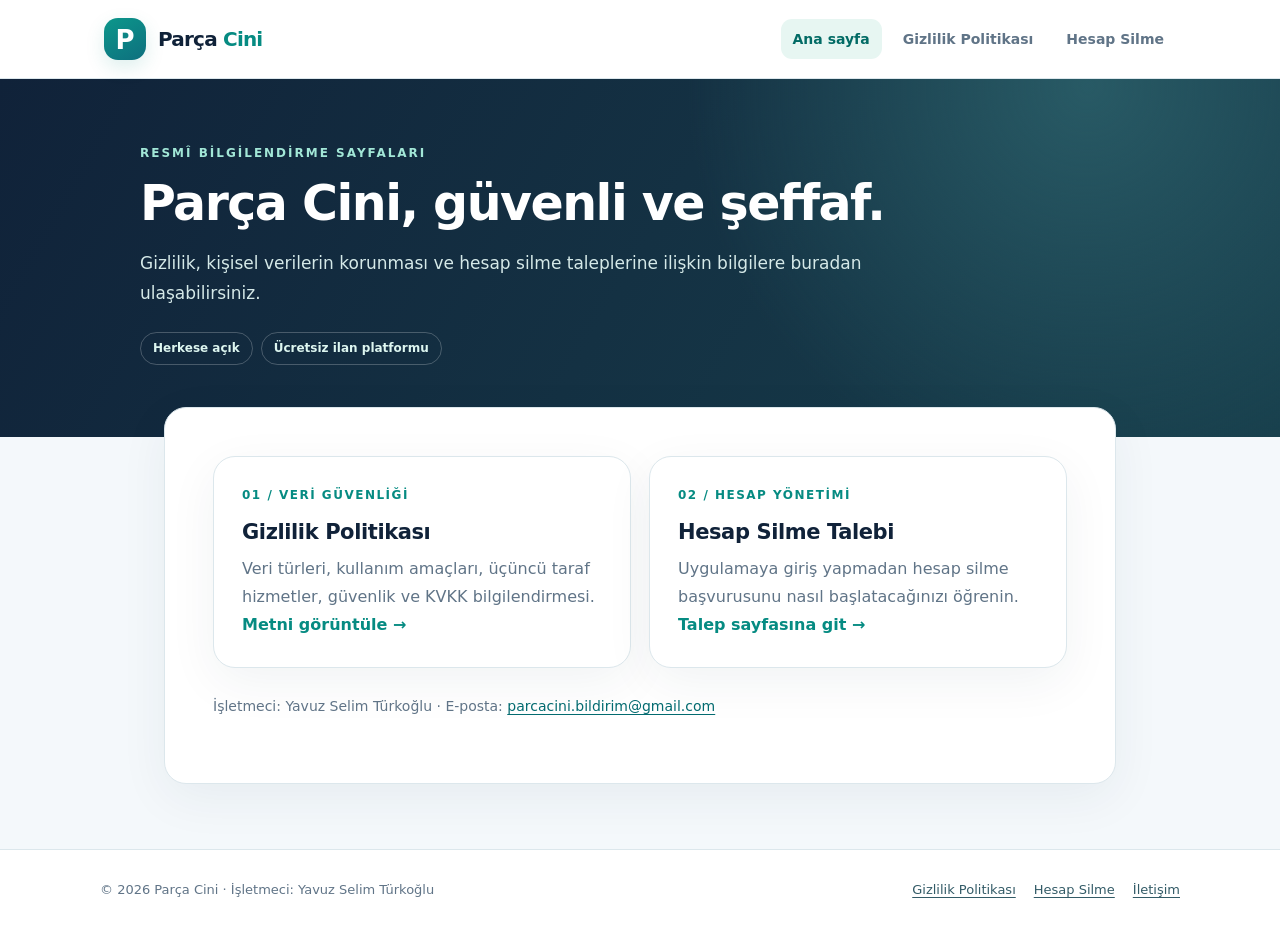
<file: index.html>
<!DOCTYPE html>
<html lang="tr"><head><meta charset="UTF-8"/><meta name="viewport" content="width=device-width, initial-scale=1"/><meta name="theme-color" content="#102239"/><meta name="description" content="Parça Cini resmi gizlilik politikası ve hesap silme talebi bağlantıları."/><title>Bilgilendirme | Parça Cini</title><link rel="stylesheet" href="style.css"/></head>
<body><header class="header"><div class="header-inner"><a class="brand" href="index.html" aria-label="Parça Cini ana sayfa"><span class="brand-badge" aria-hidden="true">P</span><span class="brand-text">Parça <span>Cini</span></span></a><nav class="nav" aria-label="Ana menü"><a href="index.html" aria-current="page">Ana sayfa</a><a href="gizlilik-politikasi.html" >Gizlilik Politikası</a><a href="hesap-silme.html" >Hesap Silme</a></nav></div></header><section class="hero"><div class="hero-inner"><div class="eyebrow">Resmî bilgilendirme sayfaları</div><h1>Parça Cini, güvenli ve şeffaf.</h1><p>Gizlilik, kişisel verilerin korunması ve hesap silme taleplerine ilişkin bilgilere buradan ulaşabilirsiniz.</p><div class="meta"><span class="pill">Herkese açık</span><span class="pill">Ücretsiz ilan platformu</span></div></div></section><main class="layout single"><article class="paper content"><div class="tiles"><a class="tile" href="gizlilik-politikasi.html"><div class="section-label">01 / Veri güvenliği</div><h2>Gizlilik Politikası</h2><p>Veri türleri, kullanım amaçları, üçüncü taraf hizmetler, güvenlik ve KVKK bilgilendirmesi.</p><p class="arrow">Metni görüntüle →</p></a><a class="tile" href="hesap-silme.html"><div class="section-label">02 / Hesap yönetimi</div><h2>Hesap Silme Talebi</h2><p>Uygulamaya giriş yapmadan hesap silme başvurusunu nasıl başlatacağınızı öğrenin.</p><p class="arrow">Talep sayfasına git →</p></a></div><p class="small" style="margin-top:26px">İşletmeci: Yavuz Selim Türkoğlu · E-posta: <a href="mailto:parcacini.bildirim@gmail.com">parcacini.bildirim@gmail.com</a></p></article></main><footer class="footer"><div class="footer-inner"><p>© 2026 Parça Cini · İşletmeci: Yavuz Selim Türkoğlu</p><div class="footer-links"><a href="gizlilik-politikasi.html">Gizlilik Politikası</a><a href="hesap-silme.html">Hesap Silme</a><a href="mailto:parcacini.bildirim@gmail.com">İletişim</a></div></div></footer></body></html>
</file>
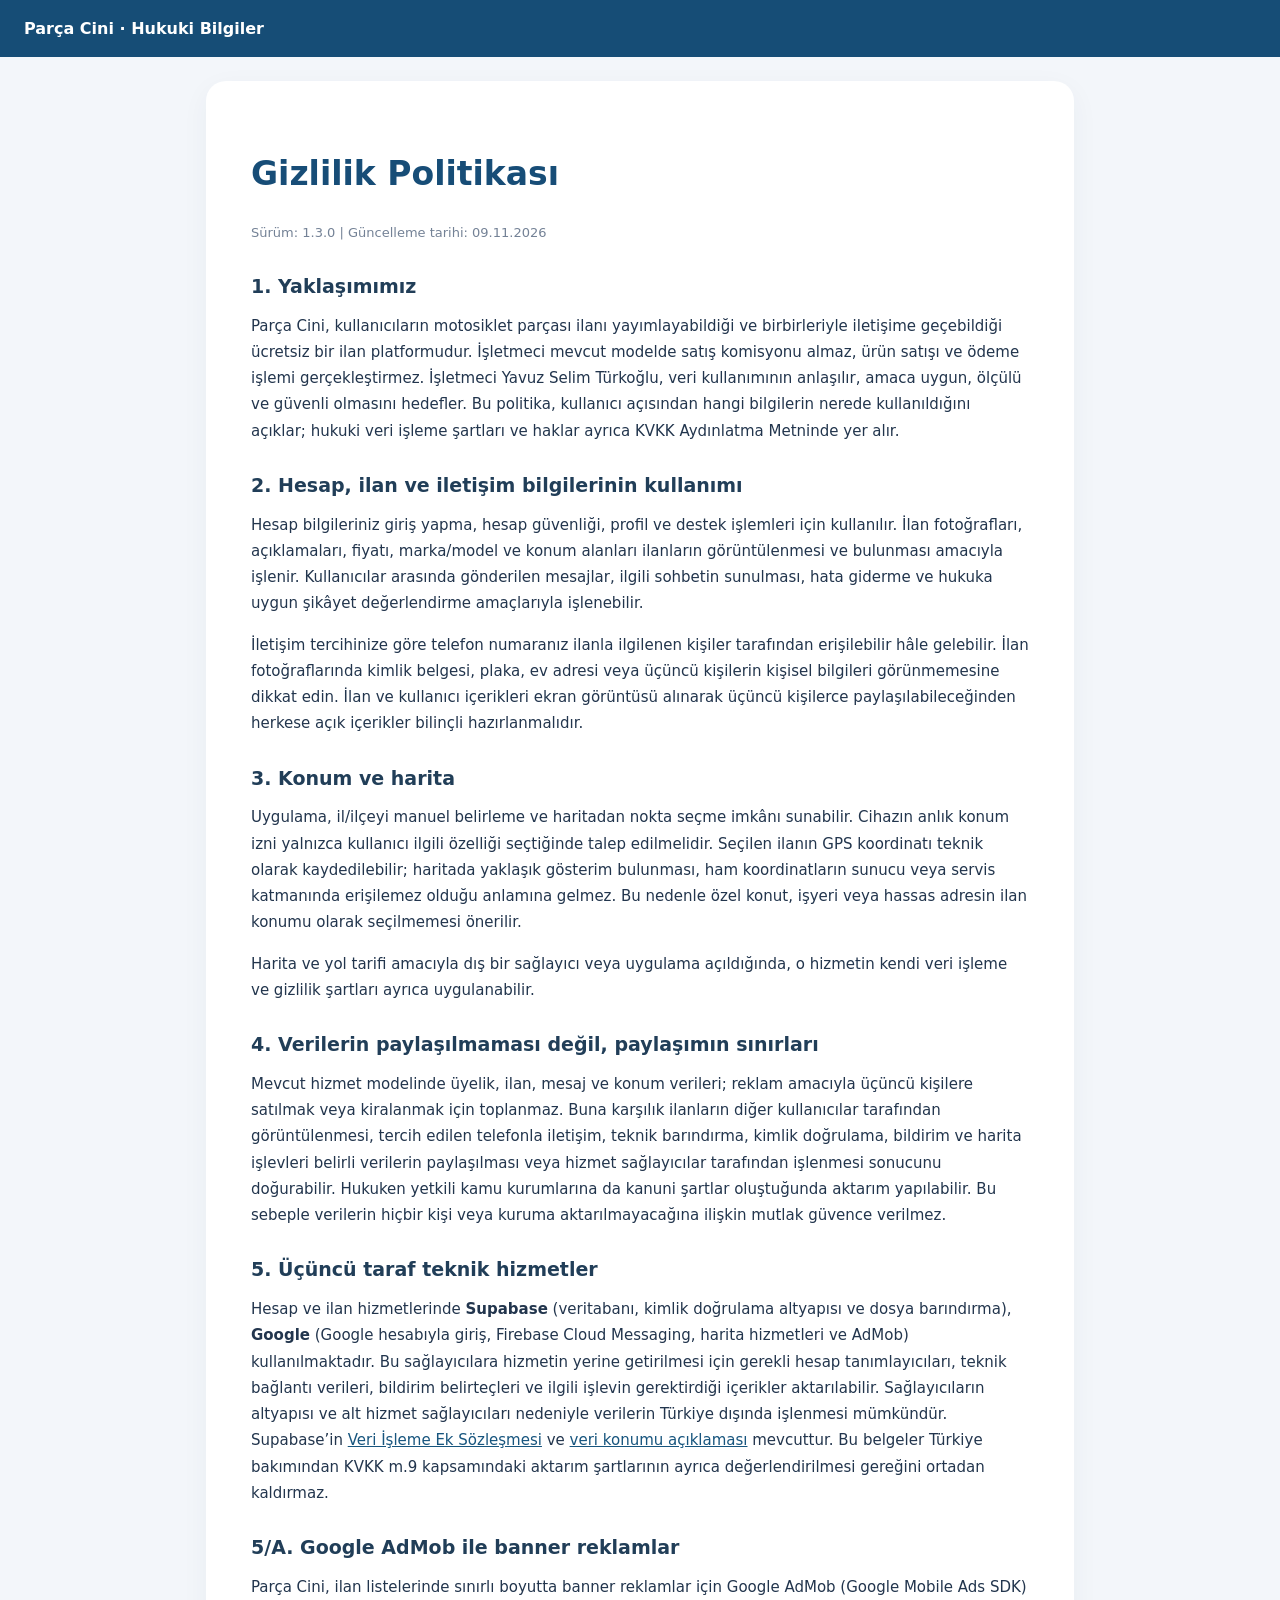
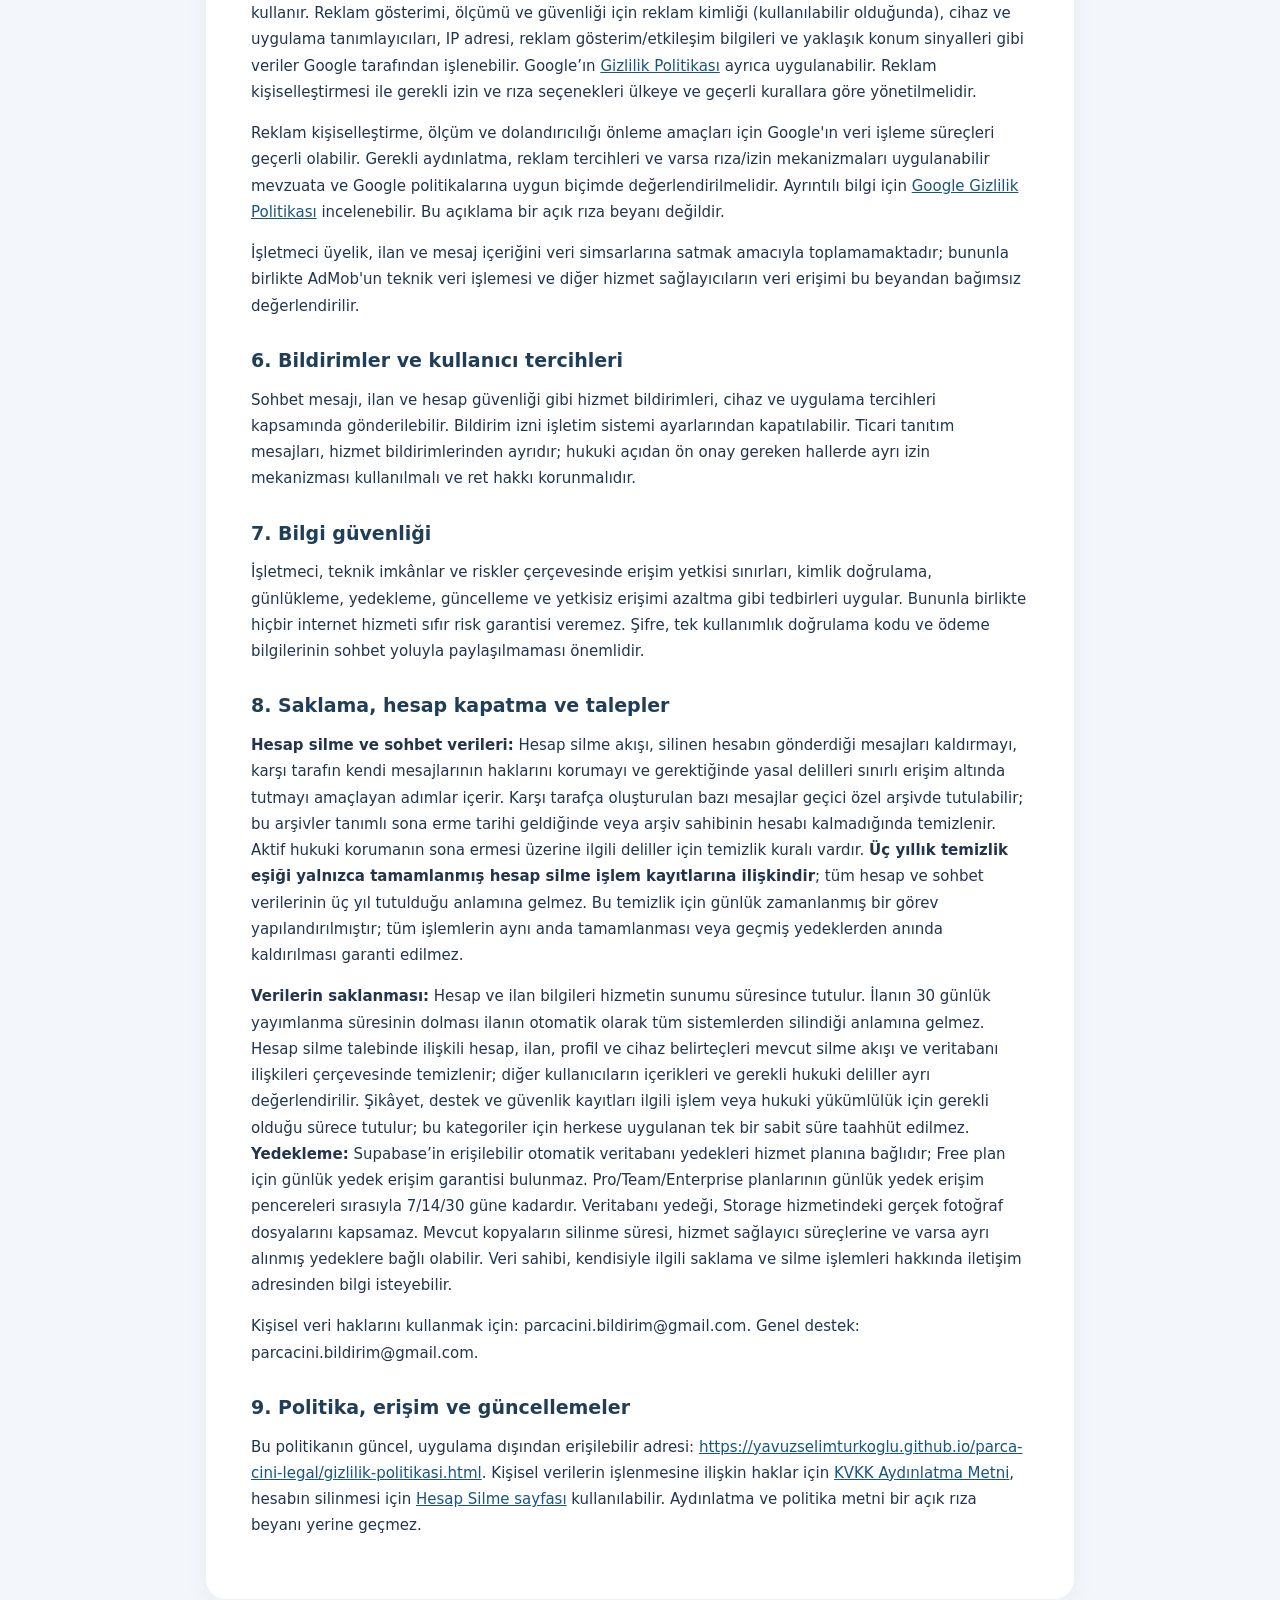
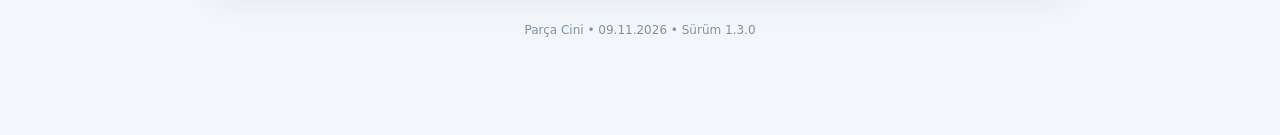
<file: gizlilik-politikasi.html>
<!DOCTYPE html>
<html lang="tr"><head><meta charset="utf-8"/><meta content="width=device-width,initial-scale=1" name="viewport"/><meta content="index,follow" name="robots"/><title>Gizlilik Politikası | Parça Cini</title><style>
:root{font-family:system-ui,-apple-system,'Segoe UI',Roboto,sans-serif;color:#22354d;background:#f3f6fa}
*{box-sizing:border-box}body{margin:0}a{color:#17557e}nav{background:#164d76;color:#fff;padding:19px 24px;font-weight:750}
nav a{color:#fff;text-decoration:none}.container{max-width:900px;margin:24px auto;padding:0 16px 50px}
article{background:white;padding:clamp(20px,4vw,45px);border-radius:20px;box-shadow:0 8px 28px #213e5b0c}
h1{font-size:clamp(23px,3vw,33px);color:#174d77;line-height:1.25}h2{font-size:19px;margin-top:30px;color:#213e58}
p,li{font-size:15px;line-height:1.75}li{margin-bottom:8px}ul{padding-left:23px}.meta{color:#748296;font-size:13px}
.alert{background:#fff3d2;border:1px solid #edcb70;border-radius:12px;padding:14px;margin-bottom:20px;font-size:13px;color:#735212;line-height:1.55}
.field{color:#8f3f00;background:#ffebbe;border-radius:4px;padding:1px 4px;font-family:ui-monospace,monospace;overflow-wrap:anywhere}
.action{display:inline-block;background:#155e91;color:#fff;text-decoration:none;padding:13px 17px;border-radius:9px;margin:6px 0}
footer{padding:24px 0;color:#8191a4;text-align:center;font-size:12px}.cards{display:grid;grid-template-columns:repeat(auto-fit,minmax(230px,1fr));gap:12px}.card{background:#fff;padding:20px;border-radius:12px;text-decoration:none;font-weight:700;color:#245778;box-shadow:0 5px 14px #142f470d}
</style></head><body><nav><a href="index.html">Parça Cini · Hukuki Bilgiler</a></nav><main class="container"><article><h1>Gizlilik Politikası</h1>
<p class="meta">Sürüm: 1.3.0 | Güncelleme tarihi: 09.11.2026</p>
<h2>1. Yaklaşımımız</h2>
<p>Parça Cini, kullanıcıların motosiklet parçası ilanı yayımlayabildiği ve birbirleriyle iletişime geçebildiği ücretsiz bir ilan platformudur. İşletmeci mevcut modelde satış komisyonu almaz, ürün satışı ve ödeme işlemi gerçekleştirmez. İşletmeci Yavuz Selim Türkoğlu, veri kullanımının anlaşılır, amaca uygun, ölçülü ve güvenli olmasını hedefler. Bu politika, kullanıcı açısından hangi bilgilerin nerede kullanıldığını açıklar; hukuki veri işleme şartları ve haklar ayrıca KVKK Aydınlatma Metninde yer alır.</p>
<h2>2. Hesap, ilan ve iletişim bilgilerinin kullanımı</h2>
<p>Hesap bilgileriniz giriş yapma, hesap güvenliği, profil ve destek işlemleri için kullanılır. İlan fotoğrafları, açıklamaları, fiyatı, marka/model ve konum alanları ilanların görüntülenmesi ve bulunması amacıyla işlenir. Kullanıcılar arasında gönderilen mesajlar, ilgili sohbetin sunulması, hata giderme ve hukuka uygun şikâyet değerlendirme amaçlarıyla işlenebilir.</p>
<p>İletişim tercihinize göre telefon numaranız ilanla ilgilenen kişiler tarafından erişilebilir hâle gelebilir. İlan fotoğraflarında kimlik belgesi, plaka, ev adresi veya üçüncü kişilerin kişisel bilgileri görünmemesine dikkat edin. İlan ve kullanıcı içerikleri ekran görüntüsü alınarak üçüncü kişilerce paylaşılabileceğinden herkese açık içerikler bilinçli hazırlanmalıdır.</p>
<h2>3. Konum ve harita</h2>
<p>Uygulama, il/ilçeyi manuel belirleme ve haritadan nokta seçme imkânı sunabilir. Cihazın anlık konum izni yalnızca kullanıcı ilgili özelliği seçtiğinde talep edilmelidir. Seçilen ilanın GPS koordinatı teknik olarak kaydedilebilir; haritada yaklaşık gösterim bulunması, ham koordinatların sunucu veya servis katmanında erişilemez olduğu anlamına gelmez. Bu nedenle özel konut, işyeri veya hassas adresin ilan konumu olarak seçilmemesi önerilir.</p>
<p>Harita ve yol tarifi amacıyla dış bir sağlayıcı veya uygulama açıldığında, o hizmetin kendi veri işleme ve gizlilik şartları ayrıca uygulanabilir.</p>
<h2>4. Verilerin paylaşılmaması değil, paylaşımın sınırları</h2>
<p>Mevcut hizmet modelinde üyelik, ilan, mesaj ve konum verileri; reklam amacıyla üçüncü kişilere satılmak veya kiralanmak için toplanmaz. Buna karşılık ilanların diğer kullanıcılar tarafından görüntülenmesi, tercih edilen telefonla iletişim, teknik barındırma, kimlik doğrulama, bildirim ve harita işlevleri belirli verilerin paylaşılması veya hizmet sağlayıcılar tarafından işlenmesi sonucunu doğurabilir. Hukuken yetkili kamu kurumlarına da kanuni şartlar oluştuğunda aktarım yapılabilir. Bu sebeple verilerin hiçbir kişi veya kuruma aktarılmayacağına ilişkin mutlak güvence verilmez.</p>
<h2>5. Üçüncü taraf teknik hizmetler</h2>
<p>Hesap ve ilan hizmetlerinde <strong>Supabase</strong> (veritabanı, kimlik doğrulama altyapısı ve dosya barındırma), <strong>Google</strong> (Google hesabıyla giriş, Firebase Cloud Messaging, harita hizmetleri ve AdMob) kullanılmaktadır. Bu sağlayıcılara hizmetin yerine getirilmesi için gerekli hesap tanımlayıcıları, teknik bağlantı verileri, bildirim belirteçleri ve ilgili işlevin gerektirdiği içerikler aktarılabilir. Sağlayıcıların altyapısı ve alt hizmet sağlayıcıları nedeniyle verilerin Türkiye dışında işlenmesi mümkündür. Supabase’in <a href="https://supabase.com/legal/customer-resources/data-processing-addendum" rel="noopener noreferrer">Veri İşleme Ek Sözleşmesi</a> ve <a href="https://supabase.com/legal/privacy-resources/data-residency-and-transfers-faq" rel="noopener noreferrer">veri konumu açıklaması</a> mevcuttur. Bu belgeler Türkiye bakımından KVKK m.9 kapsamındaki aktarım şartlarının ayrıca değerlendirilmesi gereğini ortadan kaldırmaz.</p>
<h2>5/A. Google AdMob ile banner reklamlar</h2>
<p>Parça Cini, ilan listelerinde sınırlı boyutta banner reklamlar için Google AdMob (Google Mobile Ads SDK) kullanır. Reklam gösterimi, ölçümü ve güvenliği için reklam kimliği (kullanılabilir olduğunda), cihaz ve uygulama tanımlayıcıları, IP adresi, reklam gösterim/etkileşim bilgileri ve yaklaşık konum sinyalleri gibi veriler Google tarafından işlenebilir. Google’ın <a href="https://policies.google.com/privacy" rel="noopener noreferrer">Gizlilik Politikası</a> ayrıca uygulanabilir. Reklam kişiselleştirmesi ile gerekli izin ve rıza seçenekleri ülkeye ve geçerli kurallara göre yönetilmelidir.</p>
<p>Reklam kişiselleştirme, ölçüm ve dolandırıcılığı önleme amaçları için Google'ın veri işleme süreçleri geçerli olabilir. Gerekli aydınlatma, reklam tercihleri ve varsa rıza/izin mekanizmaları uygulanabilir mevzuata ve Google politikalarına uygun biçimde değerlendirilmelidir. Ayrıntılı bilgi için <a href="https://policies.google.com/privacy" rel="noopener noreferrer">Google Gizlilik Politikası</a> incelenebilir. Bu açıklama bir açık rıza beyanı değildir.</p>
<p>İşletmeci üyelik, ilan ve mesaj içeriğini veri simsarlarına satmak amacıyla toplamamaktadır; bununla birlikte AdMob'un teknik veri işlemesi ve diğer hizmet sağlayıcıların veri erişimi bu beyandan bağımsız değerlendirilir.</p>
<h2>6. Bildirimler ve kullanıcı tercihleri</h2>
<p>Sohbet mesajı, ilan ve hesap güvenliği gibi hizmet bildirimleri, cihaz ve uygulama tercihleri kapsamında gönderilebilir. Bildirim izni işletim sistemi ayarlarından kapatılabilir. Ticari tanıtım mesajları, hizmet bildirimlerinden ayrıdır; hukuki açıdan ön onay gereken hallerde ayrı izin mekanizması kullanılmalı ve ret hakkı korunmalıdır.</p>
<h2>7. Bilgi güvenliği</h2>
<p>İşletmeci, teknik imkânlar ve riskler çerçevesinde erişim yetkisi sınırları, kimlik doğrulama, günlükleme, yedekleme, güncelleme ve yetkisiz erişimi azaltma gibi tedbirleri uygular. Bununla birlikte hiçbir internet hizmeti sıfır risk garantisi veremez. Şifre, tek kullanımlık doğrulama kodu ve ödeme bilgilerinin sohbet yoluyla paylaşılmaması önemlidir.</p>
<h2>8. Saklama, hesap kapatma ve talepler</h2><p><strong>Hesap silme ve sohbet verileri:</strong> Hesap silme akışı, silinen hesabın gönderdiği mesajları kaldırmayı, karşı tarafın kendi mesajlarının haklarını korumayı ve gerektiğinde yasal delilleri sınırlı erişim altında tutmayı amaçlayan adımlar içerir. Karşı tarafça oluşturulan bazı mesajlar geçici özel arşivde tutulabilir; bu arşivler tanımlı sona erme tarihi geldiğinde veya arşiv sahibinin hesabı kalmadığında temizlenir. Aktif hukuki korumanın sona ermesi üzerine ilgili deliller için temizlik kuralı vardır. <strong>Üç yıllık temizlik eşiği yalnızca tamamlanmış hesap silme işlem kayıtlarına ilişkindir</strong>; tüm hesap ve sohbet verilerinin üç yıl tutulduğu anlamına gelmez. Bu temizlik için günlük zamanlanmış bir görev yapılandırılmıştır; tüm işlemlerin aynı anda tamamlanması veya geçmiş yedeklerden anında kaldırılması garanti edilmez.</p>
<p><strong>Verilerin saklanması:</strong> Hesap ve ilan bilgileri hizmetin sunumu süresince tutulur. İlanın 30 günlük yayımlanma süresinin dolması ilanın otomatik olarak tüm sistemlerden silindiği anlamına gelmez. Hesap silme talebinde ilişkili hesap, ilan, profil ve cihaz belirteçleri mevcut silme akışı ve veritabanı ilişkileri çerçevesinde temizlenir; diğer kullanıcıların içerikleri ve gerekli hukuki deliller ayrı değerlendirilir. Şikâyet, destek ve güvenlik kayıtları ilgili işlem veya hukuki yükümlülük için gerekli olduğu sürece tutulur; bu kategoriler için herkese uygulanan tek bir sabit süre taahhüt edilmez. <strong>Yedekleme:</strong> Supabase’in erişilebilir otomatik veritabanı yedekleri hizmet planına bağlıdır; Free plan için günlük yedek erişim garantisi bulunmaz. Pro/Team/Enterprise planlarının günlük yedek erişim pencereleri sırasıyla 7/14/30 güne kadardır. Veritabanı yedeği, Storage hizmetindeki gerçek fotoğraf dosyalarını kapsamaz. Mevcut kopyaların silinme süresi, hizmet sağlayıcı süreçlerine ve varsa ayrı alınmış yedeklere bağlı olabilir. Veri sahibi, kendisiyle ilgili saklama ve silme işlemleri hakkında iletişim adresinden bilgi isteyebilir.</p>
<p>Kişisel veri haklarını kullanmak için: parcacini.bildirim@gmail.com. Genel destek: parcacini.bildirim@gmail.com.</p>
<h2>9. Politika, erişim ve güncellemeler</h2>
<p>Bu politikanın güncel, uygulama dışından erişilebilir adresi: <a href="https://yavuzselimturkoglu.github.io/parca-cini-legal/gizlilik-politikasi.html">https://yavuzselimturkoglu.github.io/parca-cini-legal/gizlilik-politikasi.html</a>. Kişisel verilerin işlenmesine ilişkin haklar için <a href="kvkk.html">KVKK Aydınlatma Metni</a>, hesabın silinmesi için <a href="hesap-silme.html">Hesap Silme sayfası</a> kullanılabilir. Aydınlatma ve politika metni bir açık rıza beyanı yerine geçmez.</p></article><footer>Parça Cini • 09.11.2026 • Sürüm 1.3.0</footer></main></body></html>
</file>
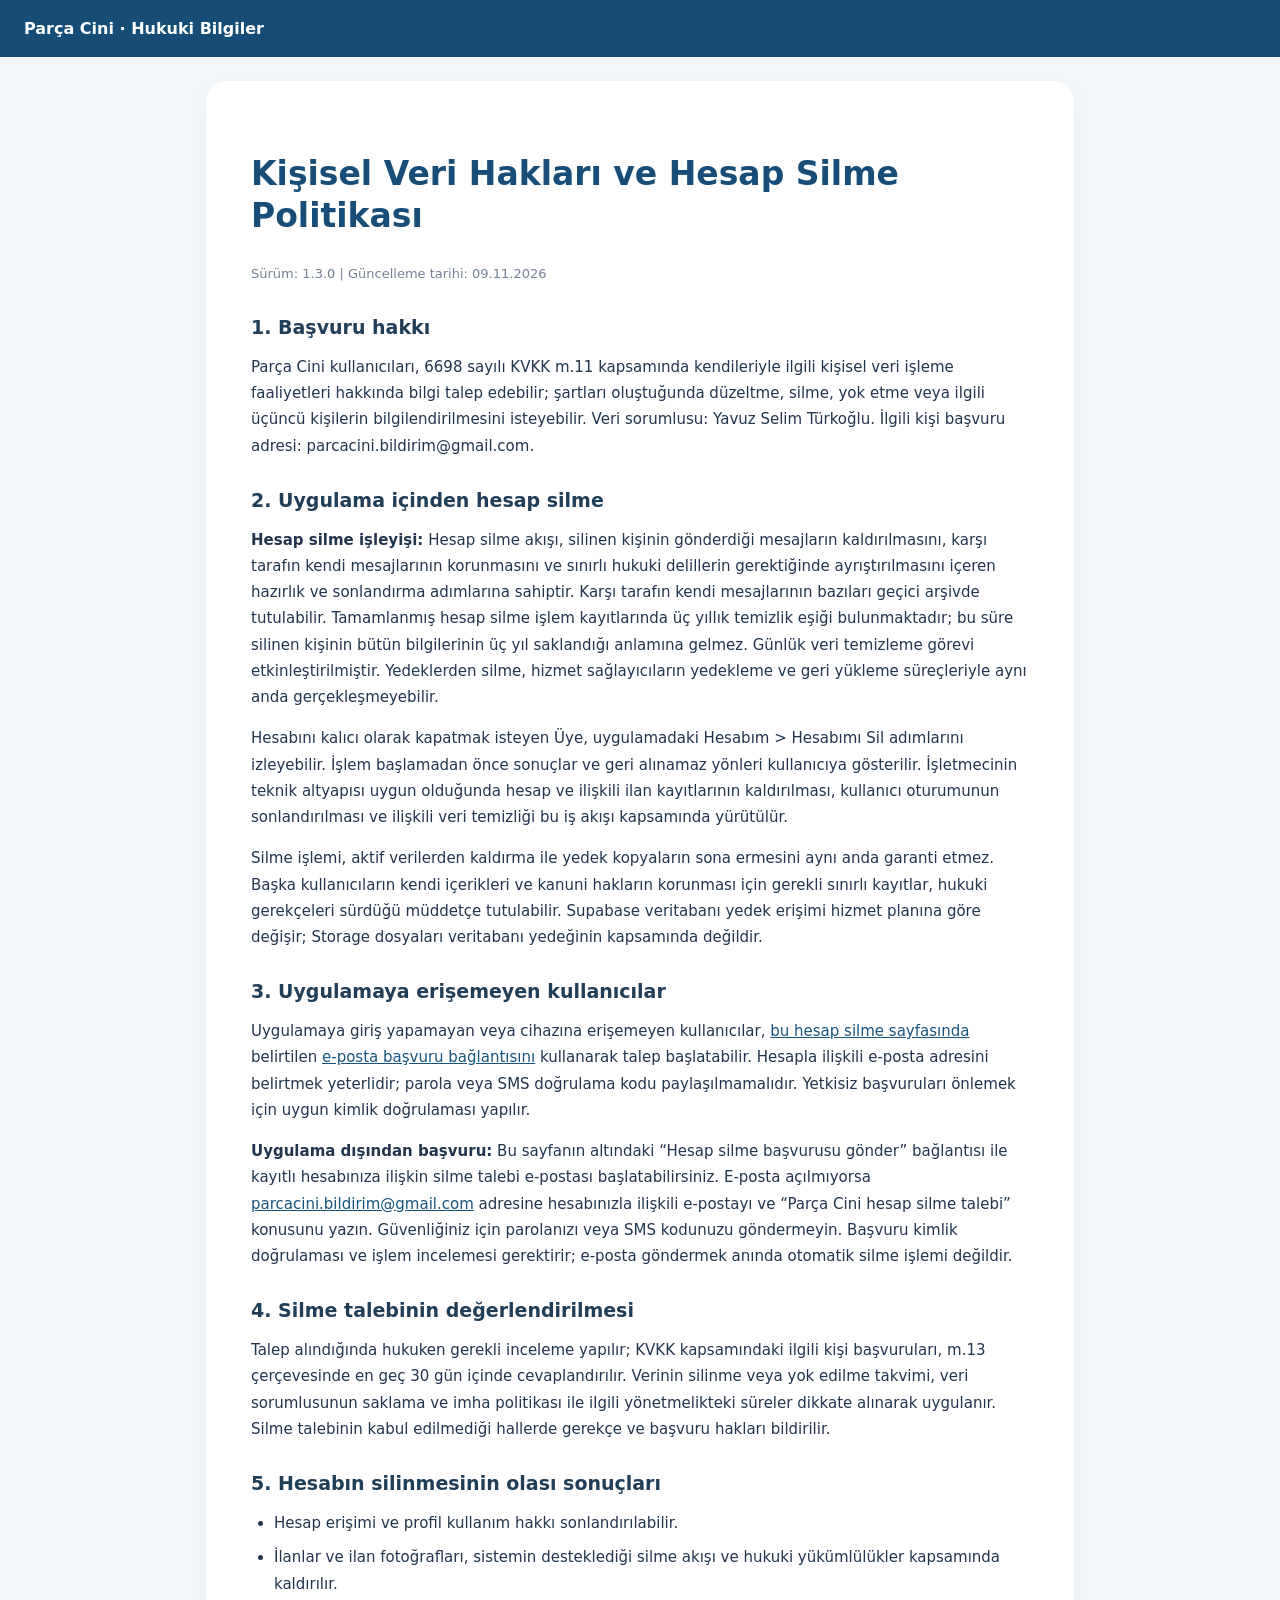
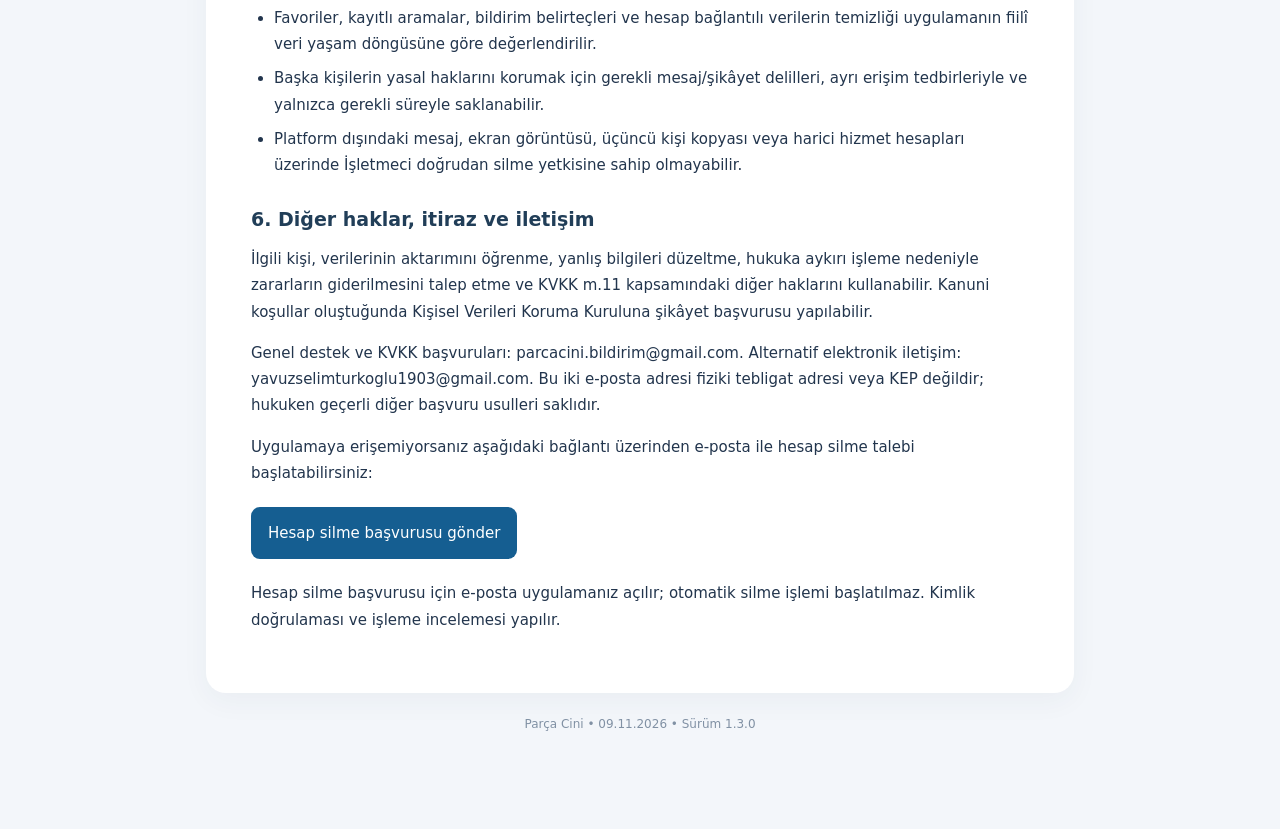
<file: hesap-silme.html>
<!DOCTYPE html>
<html lang="tr"><head><meta charset="utf-8"/><meta content="width=device-width,initial-scale=1" name="viewport"/><meta content="index,follow" name="robots"/><title>Hesap Silme | Parça Cini</title><style>
:root{font-family:system-ui,-apple-system,'Segoe UI',Roboto,sans-serif;color:#22354d;background:#f3f6fa}
*{box-sizing:border-box}body{margin:0}a{color:#17557e}nav{background:#164d76;color:#fff;padding:19px 24px;font-weight:750}
nav a{color:#fff;text-decoration:none}.container{max-width:900px;margin:24px auto;padding:0 16px 50px}
article{background:white;padding:clamp(20px,4vw,45px);border-radius:20px;box-shadow:0 8px 28px #213e5b0c}
h1{font-size:clamp(23px,3vw,33px);color:#174d77;line-height:1.25}h2{font-size:19px;margin-top:30px;color:#213e58}
p,li{font-size:15px;line-height:1.75}li{margin-bottom:8px}ul{padding-left:23px}.meta{color:#748296;font-size:13px}
.alert{background:#fff3d2;border:1px solid #edcb70;border-radius:12px;padding:14px;margin-bottom:20px;font-size:13px;color:#735212;line-height:1.55}
.field{color:#8f3f00;background:#ffebbe;border-radius:4px;padding:1px 4px;font-family:ui-monospace,monospace;overflow-wrap:anywhere}
.action{display:inline-block;background:#155e91;color:#fff;text-decoration:none;padding:13px 17px;border-radius:9px;margin:6px 0}
footer{padding:24px 0;color:#8191a4;text-align:center;font-size:12px}.cards{display:grid;grid-template-columns:repeat(auto-fit,minmax(230px,1fr));gap:12px}.card{background:#fff;padding:20px;border-radius:12px;text-decoration:none;font-weight:700;color:#245778;box-shadow:0 5px 14px #142f470d}
</style></head><body><nav><a href="index.html">Parça Cini · Hukuki Bilgiler</a></nav><main class="container"><article><h1>Kişisel Veri Hakları ve Hesap Silme Politikası</h1>
<p class="meta">Sürüm: 1.3.0 | Güncelleme tarihi: 09.11.2026</p>
<h2>1. Başvuru hakkı</h2>
<p>Parça Cini kullanıcıları, 6698 sayılı KVKK m.11 kapsamında kendileriyle ilgili kişisel veri işleme faaliyetleri hakkında bilgi talep edebilir; şartları oluştuğunda düzeltme, silme, yok etme veya ilgili üçüncü kişilerin bilgilendirilmesini isteyebilir. Veri sorumlusu: Yavuz Selim Türkoğlu. İlgili kişi başvuru adresi: parcacini.bildirim@gmail.com.</p>
<h2>2. Uygulama içinden hesap silme</h2><p><strong>Hesap silme işleyişi:</strong> Hesap silme akışı, silinen kişinin gönderdiği mesajların kaldırılmasını, karşı tarafın kendi mesajlarının korunmasını ve sınırlı hukuki delillerin gerektiğinde ayrıştırılmasını içeren hazırlık ve sonlandırma adımlarına sahiptir. Karşı tarafın kendi mesajlarının bazıları geçici arşivde tutulabilir. Tamamlanmış hesap silme işlem kayıtlarında üç yıllık temizlik eşiği bulunmaktadır; bu süre silinen kişinin bütün bilgilerinin üç yıl saklandığı anlamına gelmez. Günlük veri temizleme görevi etkinleştirilmiştir. Yedeklerden silme, hizmet sağlayıcıların yedekleme ve geri yükleme süreçleriyle aynı anda gerçekleşmeyebilir.</p>
<p>Hesabını kalıcı olarak kapatmak isteyen Üye, uygulamadaki Hesabım &gt; Hesabımı Sil adımlarını izleyebilir. İşlem başlamadan önce sonuçlar ve geri alınamaz yönleri kullanıcıya gösterilir. İşletmecinin teknik altyapısı uygun olduğunda hesap ve ilişkili ilan kayıtlarının kaldırılması, kullanıcı oturumunun sonlandırılması ve ilişkili veri temizliği bu iş akışı kapsamında yürütülür.</p>
<p>Silme işlemi, aktif verilerden kaldırma ile yedek kopyaların sona ermesini aynı anda garanti etmez. Başka kullanıcıların kendi içerikleri ve kanuni hakların korunması için gerekli sınırlı kayıtlar, hukuki gerekçeleri sürdüğü müddetçe tutulabilir. Supabase veritabanı yedek erişimi hizmet planına göre değişir; Storage dosyaları veritabanı yedeğinin kapsamında değildir.</p>
<h2>3. Uygulamaya erişemeyen kullanıcılar</h2>
<p>Uygulamaya giriş yapamayan veya cihazına erişemeyen kullanıcılar, <a href="https://yavuzselimturkoglu.github.io/parca-cini-legal/hesap-silme.html">bu hesap silme sayfasında</a> belirtilen <a href="mailto:parcacini.bildirim@gmail.com?subject=Parca%20Cini%20Hesap%20Silme%20Talebi">e-posta başvuru bağlantısını</a> kullanarak talep başlatabilir. Hesapla ilişkili e-posta adresini belirtmek yeterlidir; parola veya SMS doğrulama kodu paylaşılmamalıdır. Yetkisiz başvuruları önlemek için uygun kimlik doğrulaması yapılır.</p>
<p><strong>Uygulama dışından başvuru:</strong> Bu sayfanın altındaki “Hesap silme başvurusu gönder” bağlantısı ile kayıtlı hesabınıza ilişkin silme talebi e-postası başlatabilirsiniz. E-posta açılmıyorsa <a href="mailto:parcacini.bildirim@gmail.com">parcacini.bildirim@gmail.com</a> adresine hesabınızla ilişkili e-postayı ve “Parça Cini hesap silme talebi” konusunu yazın. Güvenliğiniz için parolanızı veya SMS kodunuzu göndermeyin. Başvuru kimlik doğrulaması ve işlem incelemesi gerektirir; e-posta göndermek anında otomatik silme işlemi değildir.</p>
<h2>4. Silme talebinin değerlendirilmesi</h2>
<p>Talep alındığında hukuken gerekli inceleme yapılır; KVKK kapsamındaki ilgili kişi başvuruları, m.13 çerçevesinde en geç 30 gün içinde cevaplandırılır. Verinin silinme veya yok edilme takvimi, veri sorumlusunun saklama ve imha politikası ile ilgili yönetmelikteki süreler dikkate alınarak uygulanır. Silme talebinin kabul edilmediği hallerde gerekçe ve başvuru hakları bildirilir.</p>
<h2>5. Hesabın silinmesinin olası sonuçları</h2>
<ul>
<li>Hesap erişimi ve profil kullanım hakkı sonlandırılabilir.</li>
<li>İlanlar ve ilan fotoğrafları, sistemin desteklediği silme akışı ve hukuki yükümlülükler kapsamında kaldırılır.</li>
<li>Favoriler, kayıtlı aramalar, bildirim belirteçleri ve hesap bağlantılı verilerin temizliği uygulamanın fiilî veri yaşam döngüsüne göre değerlendirilir.</li>
<li>Başka kişilerin yasal haklarını korumak için gerekli mesaj/şikâyet delilleri, ayrı erişim tedbirleriyle ve yalnızca gerekli süreyle saklanabilir.</li>
<li>Platform dışındaki mesaj, ekran görüntüsü, üçüncü kişi kopyası veya harici hizmet hesapları üzerinde İşletmeci doğrudan silme yetkisine sahip olmayabilir.</li>
</ul>
<h2>6. Diğer haklar, itiraz ve iletişim</h2>
<p>İlgili kişi, verilerinin aktarımını öğrenme, yanlış bilgileri düzeltme, hukuka aykırı işleme nedeniyle zararların giderilmesini talep etme ve KVKK m.11 kapsamındaki diğer haklarını kullanabilir. Kanuni koşullar oluştuğunda Kişisel Verileri Koruma Kuruluna şikâyet başvurusu yapılabilir.</p>
<p>Genel destek ve KVKK başvuruları: parcacini.bildirim@gmail.com. Alternatif elektronik iletişim: yavuzselimturkoglu1903@gmail.com. Bu iki e-posta adresi fiziki tebligat adresi veya KEP değildir; hukuken geçerli diğer başvuru usulleri saklıdır.</p><p>Uygulamaya erişemiyorsanız aşağıdaki bağlantı üzerinden e-posta ile hesap silme talebi başlatabilirsiniz:</p><p><a class="action" href="mailto:parcacini.bildirim@gmail.com?subject=Parca%20Cini%20Hesap%20Silme%20Talebi">Hesap silme başvurusu gönder</a></p><p>Hesap silme başvurusu için e-posta uygulamanız açılır; otomatik silme işlemi başlatılmaz. Kimlik doğrulaması ve işleme incelemesi yapılır.</p></article><footer>Parça Cini • 09.11.2026 • Sürüm 1.3.0</footer></main></body></html>
</file>
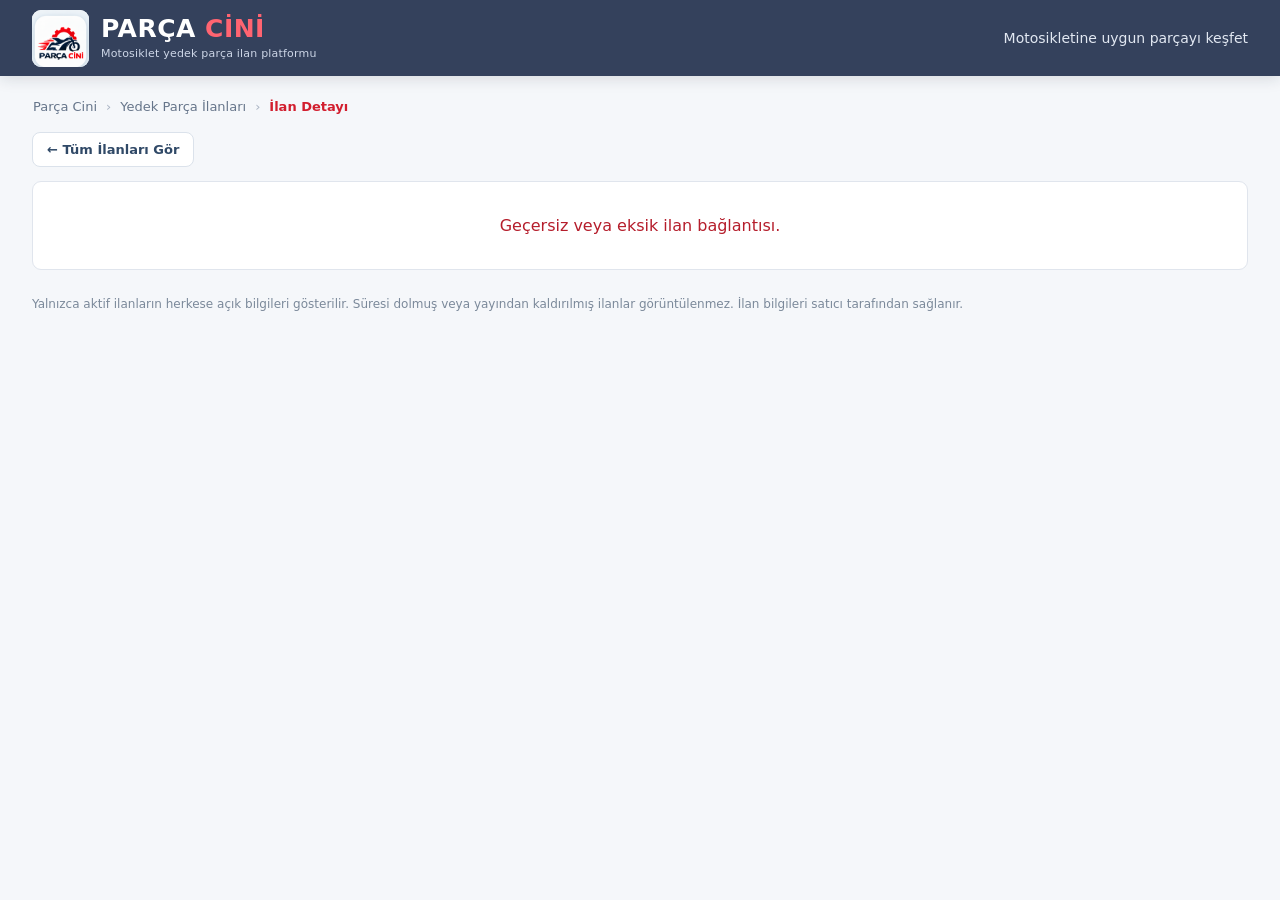
<file: ilan.html>
<!doctype html>
<html lang="tr">
<head>
  <meta charset="utf-8">
  <meta name="viewport" content="width=device-width, initial-scale=1">
  <meta name="theme-color" content="#34415c">
  <meta name="description" content="Parça Cini motosiklet yedek parça ilanını fotoğrafları ve açıklamasıyla görüntüleyin.">
  <meta property="og:type" content="website">
  <meta property="og:title" content="Parça Cini | Motosiklet Yedek Parça İlanı">
  <meta property="og:description" content="İlan fotoğraflarını, fiyatını ve açıklamasını inceleyin.">
  <meta property="og:image" content="https://yavuzselimturkoglu.github.io/parca-cini-legal/assets/parca-cini-logo.png">
  <meta http-equiv="Content-Security-Policy" content="default-src 'none'; base-uri 'none'; object-src 'none'; form-action 'none'; connect-src https://wwviljsegjmritgindso.supabase.co; frame-src https://maps.google.com https://www.google.com; img-src 'self' https://wwviljsegjmritgindso.supabase.co data:; script-src 'self' 'unsafe-inline'; style-src 'self' 'unsafe-inline'">
  <title>İlan Detayı | Parça Cini</title>
  <style>
    :root{--navy:#34415c;--navy-deep:#172338;--red:#d21e2e;--red-dark:#b41523;--white:#fff;--ink:#192338;--muted:#667387;--line:#e0e5ed;--bg:#f5f7fa;font-family:system-ui,-apple-system,'Segoe UI',Arial,sans-serif;color:var(--ink);background:var(--bg)}
    *{box-sizing:border-box}body{margin:0;min-width:320px}button,a{font:inherit}button{cursor:pointer}a{color:inherit}
    .header{background:var(--navy);color:#fff;box-shadow:0 3px 14px #17233822}
    .header-inner{max-width:1260px;padding:8px 22px;min-height:76px;margin:auto;display:flex;align-items:center;justify-content:space-between;gap:20px}
    .brand{display:flex;align-items:center;gap:12px;min-width:0}
    .brand img{height:57px;width:57px;object-fit:contain;border-radius:9px;background:#fff}
    .brand-name{font-size:25px;font-weight:900;letter-spacing:.5px;line-height:1.03;white-space:nowrap}
    .brand-name span{color:#ff6471}
    .brand-sub{display:block;color:#cdd6e7;font-size:11px;letter-spacing:.2px;margin-top:5px;font-weight:450}
    .header-strap{font-size:14px;color:#e2e8f2;text-align:right}
    .page{max-width:1260px;margin:0 auto;padding:20px 22px 46px}
    .crumbs{font-size:13px;color:#66758a;padding:3px 1px 18px;display:flex;align-items:center;flex-wrap:wrap;gap:9px}
    .crumbs .current{color:var(--red);font-weight:750}.crumbs .arrow{color:#a8b2c2}
    .heading-row{display:flex;align-items:flex-start;justify-content:space-between;gap:20px;margin-bottom:20px}
    h1{font-size:clamp(23px,2.25vw,30px);line-height:1.24;margin:0;font-weight:790;letter-spacing:-.45px;overflow-wrap:anywhere}
    .heading-sub{font-size:12px;color:var(--muted);margin:6px 0 0;overflow-wrap:anywhere}
    .toolbar{display:flex;gap:8px;flex-shrink:0}
    .tool-button{display:inline-flex;align-items:center;gap:7px;border:1px solid #dce2eb;color:#38516c;padding:9px 12px;border-radius:7px;background:#fff;font-size:12px;font-weight:650;min-height:38px}
    .tool-button:hover{border-color:#aebccc;background:#f8fafd}
    .tool-button svg{width:16px;height:16px}
    .listing-grid{display:grid;grid-template-columns:minmax(0,1.31fr) minmax(250px,.73fr) minmax(225px,.63fr);gap:18px;align-items:start}
    .panel{background:#fff;border:1px solid var(--line);border-radius:9px;box-shadow:0 3px 12px #13243e08}
    .photos{padding:13px}
    .main-photo-frame{background:#eff2f6;position:relative;display:flex;align-items:center;justify-content:center;overflow:hidden;min-height:355px;height:420px;border-radius:5px;border:1px solid #edf0f3}
    .main-photo-frame:not(.empty){cursor:zoom-in}.main-photo-frame img{display:block;width:100%;height:100%;object-fit:contain}
    .photo-placeholder{color:#7e8b9e;text-align:center;padding:35px;line-height:1.6;font-size:14px}
    .photo-placeholder svg{width:44px;height:44px;display:block;margin:0 auto 10px;stroke:#9aa8b9}
    .photo-count{position:absolute;right:12px;top:12px;color:#fff;background:#152136c9;border-radius:20px;font-size:12px;padding:5px 10px}
    .thumb-row{display:grid;grid-template-columns:repeat(5,minmax(0,1fr));gap:9px;margin-top:10px}
    .thumb{display:block;padding:0;border:2px solid transparent;background:#f0f3f6;border-radius:6px;overflow:hidden;aspect-ratio:1.22;min-width:0}
    .thumb[aria-current="true"]{border-color:var(--red)}.thumb img{width:100%;height:100%;display:block;object-fit:cover}
    .gallery-tip{font-size:11px;color:#7b8795;margin:12px 1px 1px}
    .facts{padding:19px 18px}.price{font-size:35px;font-weight:850;color:var(--red);line-height:1.14;margin-bottom:15px;letter-spacing:-.5px}
    .city{font-size:14px;color:#235083;font-weight:750;padding:0 0 19px;overflow-wrap:anywhere}
    .fact-title{font-size:14px;font-weight:800;margin:5px 0 11px;color:#263448}
    .fact-row{display:grid;grid-template-columns:43% minmax(0,1fr);gap:10px;padding:11px 0;border-top:1px solid #e9edf2;font-size:12.5px;line-height:1.43}
    .fact-row b{font-weight:680;color:#43516b}.fact-row span{color:#192338;overflow-wrap:anywhere}.fact-row .listing-code{font-size:11px;line-height:1.55}
    .callout-card{padding:18px 17px}.seller-label{color:var(--muted);font-weight:700;font-size:12px;margin:0 0 12px}
    .seller-banner{display:flex;align-items:center;gap:10px;padding:0 0 15px;border-bottom:1px solid var(--line)}
    .seller-icon{display:grid;place-items:center;width:43px;height:43px;border-radius:50%;background:#f5e8eb;color:var(--red);flex-shrink:0}
    .seller-name{font-weight:800;font-size:15px}.seller-sub{font-size:11px;color:var(--muted);margin-top:4px;line-height:1.45}
    .notice{padding:13px 0 9px;font-size:12.5px;color:#4a596e;line-height:1.65}
    .notice strong{color:var(--ink)}
    .primary-btn{width:100%;background:var(--red);color:#fff;border:0;border-radius:6px;padding:12px 10px;font-size:13px;font-weight:800;display:flex;align-items:center;justify-content:center;gap:8px}
    .primary-btn:hover{background:var(--red-dark)}
    .outline-btn{margin-top:8px;width:100%;background:#fff;color:#31445e;border:1px solid #ccd6e2;border-radius:6px;padding:11px 9px;font-size:12.5px;font-weight:750}
    .outline-btn:hover{background:#f5f7fa}
    .contact-actions{display:grid;gap:9px;margin-top:7px}
    .contact-actions .outline-btn{margin:0}
    .contact-privacy{font-size:11px;color:#6a778a;line-height:1.6;margin:12px 0 0}
    .map-disclaimer{font-size:11px;color:#8a95a2}
    #map-link{display:inline-block;color:#245a9c;font-weight:700;margin-top:9px;text-decoration:underline;text-underline-offset:3px}
    .buyer-safety{font-size:11px;color:#707f91;line-height:1.6;border-top:1px solid var(--line);margin-top:16px;padding-top:12px}
    /* V7: accessible, real detail/location tabs */
    .detail-section{margin-top:33px}
    .section-tabs{display:flex;align-items:flex-end;gap:8px;border-bottom:2px solid var(--red);overflow-x:auto}
    .tab{appearance:none;background:#fff;color:#344962;border:1px solid #dce2eb;border-bottom:0;border-radius:9px 9px 0 0;padding:13px 24px;font-size:14px;font-weight:800;line-height:1.2;min-height:48px;white-space:nowrap;transition:background-color .15s ease,color .15s ease}
    .tab[aria-selected="true"]{background:var(--red);color:#fff;border-color:var(--red)}
    .tab[aria-selected="false"]:hover{background:#f6f8fb;border-color:#bac5d2}
    .tab:focus-visible,.map-open:focus-visible{outline:3px solid #e9a3ab;outline-offset:2px}
    .description-panel{background:#fff;border:1px solid var(--line);border-top:0;border-radius:0 0 12px 12px;padding:26px 30px 27px;box-shadow:0 5px 16px #13243e08;min-height:170px}
    .section-label{font-size:19px;font-weight:850;margin:0 0 19px;color:var(--navy-deep);letter-spacing:-.3px}
    .description{color:#29384b;overflow-wrap:anywhere;font-size:15px;line-height:1.85}
    .description p{white-space:pre-line;margin:0 0 17px}.description p:last-child{margin-bottom:0}
    .description ul{margin:8px 0 18px 23px;padding:0}.description li{padding-left:5px;margin:5px 0}
    .safety-card{display:flex;align-items:flex-start;gap:14px;margin-top:27px;background:#f6f8fc;border:1px solid #e2e8f0;border-radius:10px;padding:18px 20px;color:#445570;font-size:13px;line-height:1.7}
    .safety-icon{display:flex;align-items:center;justify-content:center;flex:0 0 36px;height:36px;background:#eaf5ef;color:#17764b;border-radius:10px;font-size:20px;font-weight:800}
    .safety-card strong{display:block;color:#23364e;margin-bottom:2px;font-size:14px}
    .map-top{display:flex;justify-content:space-between;align-items:center;gap:18px;margin-bottom:18px;flex-wrap:wrap}
    .map-title{margin:0 0 4px;font-size:21px;font-weight:850;color:var(--navy-deep)}
    .map-subtitle{color:#68758a;font-size:13px;line-height:1.65;margin:0}
    .map-open{display:inline-flex;gap:9px;align-items:center;text-decoration:none;white-space:nowrap;background:#f6f8fb;border:1px solid #ccd5e1;color:#284d7a;border-radius:9px;padding:12px 16px;font-weight:750;font-size:13px}
    .map-open:hover{background:#eaf0f8}.map-open[hidden]{display:none}
    .map-frame-wrap{position:relative;height:440px;background:#eef2f6;border:1px solid #dce3ec;border-radius:11px;overflow:hidden}
    .map-frame-wrap iframe{display:block;width:100%;height:100%;border:0}
    .map-empty{display:grid;place-items:center;text-align:center;width:100%;height:100%;padding:25px;color:#607089;font-size:14px;line-height:1.65}
    .map-footnote{margin:14px 0 0;font-size:12px;line-height:1.65;color:#6a7789}
    @media print{.toolbar,.contact-actions,.section-tabs,.map-open,.map-frame-wrap{display:none!important}.description-panel{border-top:1px solid var(--line)}#tab-details-panel{display:block!important}#tab-location-panel{display:none!important}}
    .page-note{font-size:12px;color:#7b899a;margin:24px 0 0;line-height:1.8}
    .catalog-return{margin:0 0 14px}.catalog-return-link{display:inline-flex;text-decoration:none;background:#fff;border:1px solid #dbe2eb;border-radius:8px;padding:9px 14px;font-size:13px;font-weight:750;color:#304967}.catalog-return-link:hover{background:#f4f7fb}.crumbs a{text-decoration:none}.crumbs a:hover{text-decoration:underline}
    .loading{background:#fff;border:1px solid var(--line);border-radius:9px;padding:34px;text-align:center;color:var(--muted)}
    .loading.error{color:#b51d2b}.toast{position:fixed;bottom:23px;left:50%;transform:translateX(-50%);background:#1b2b43;color:#fff;padding:12px 20px;border-radius:10px;font-size:13px;box-shadow:0 8px 27px #0003;z-index:20}
    .modal{position:fixed;inset:0;background:#0c152ae8;display:flex;align-items:center;justify-content:center;z-index:30;padding:30px}
    .modal img{max-width:100%;max-height:86vh;object-fit:contain;background:#fff;border-radius:7px}
    .modal-close{position:fixed;right:24px;top:21px;color:#fff;background:#ffffff26;border:1px solid #ffffff80;border-radius:7px;padding:8px 13px;font-size:14px;font-weight:750}
    [hidden]{display:none!important}
    @media(max-width:1080px){.listing-grid{grid-template-columns:minmax(0,1.1fr) minmax(270px,.85fr)}.callout-card{grid-column:1/-1}.header-inner{min-height:69px}.main-photo-frame{height:380px}}
    @media(max-width:700px){.header-inner{padding:8px 14px;min-height:64px}.brand img{height:47px;width:47px}.brand-name{font-size:20px}.brand-sub{font-size:9px}.header-strap{display:none}.page{padding:15px 12px 35px}.crumbs{padding-bottom:12px;font-size:11px}.heading-row{display:block}.toolbar{margin-top:12px}.tool-button{flex:1;justify-content:center}.listing-grid{grid-template-columns:1fr;gap:12px}.photos{padding:9px}.main-photo-frame{height:min(78vw,420px);min-height:240px}.facts{padding:16px}.callout-card{grid-column:auto}.detail-section{margin-top:25px}.description-panel{padding:20px 17px}.map-frame-wrap{height:330px}.tab{padding:12px 17px;font-size:13px}.map-top{align-items:flex-start}.price{font-size:32px}}
    @media(prefers-reduced-motion:reduce){*,*:before,*:after{scroll-behavior:auto!important;animation:none!important}}
  </style>
</head>
<body>
  <header class="header">
    <div class="header-inner">
      <div class="brand" aria-label="Parça Cini">
        <img src="assets/parca-cini-logo.png" alt="Parça Cini orijinal motosiklet logosu" width="57" height="57">
        <div><div class="brand-name">PARÇA <span>CİNİ</span></div><span class="brand-sub">Motosiklet yedek parça ilan platformu</span></div>
      </div>
      <div class="header-strap">Motosikletine uygun parçayı keşfet</div>
    </div>
  </header>

  <main class="page">
    <nav class="crumbs" aria-label="Sayfa konumu"><a href="ilanlar.html">Parça Cini</a><span class="arrow">›</span><a href="ilanlar.html">Yedek Parça İlanları</a><span class="arrow">›</span><span class="current">İlan Detayı</span></nav>
    <p class="catalog-return"><a class="catalog-return-link" href="ilanlar.html">← Tüm İlanları Gör</a></p>
    <div id="status" role="status" class="loading">İlan bilgileri yükleniyor...</div>
    <article id="details" hidden>
      <div class="heading-row">
        <div><h1 id="title"></h1><p class="heading-sub">İlan No: <span id="heading-id"></span></p></div>
        <div class="toolbar"><button type="button" class="tool-button" id="share-top" aria-label="İlanı paylaş"><svg viewBox="0 0 24 24" fill="none" stroke="currentColor" stroke-width="2" aria-hidden="true"><circle cx="18" cy="5" r="3"/><circle cx="6" cy="12" r="3"/><circle cx="18" cy="19" r="3"/><path d="m8.8 13.5 6.4 3.9M15.2 6.6 8.8 10.5"/></svg>Paylaş</button><button type="button" class="tool-button" id="print-page"><svg viewBox="0 0 24 24" fill="none" stroke="currentColor" stroke-width="2" aria-hidden="true"><path d="M6 9V3h12v6M6 18H4a2 2 0 0 1-2-2v-5a2 2 0 0 1 2-2h16a2 2 0 0 1 2 2v5a2 2 0 0 1-2 2h-2"/><path d="M6 14h12v7H6z"/></svg>Yazdır</button></div>
      </div>
      <div class="listing-grid">
        <section class="panel photos" aria-label="İlan fotoğrafları">
          <div id="photo-frame" class="main-photo-frame empty">
            <div id="photo-placeholder" class="photo-placeholder"><svg viewBox="0 0 24 24" fill="none" stroke-width="1.4" stroke="currentColor" aria-hidden="true"><rect x="3" y="3" width="18" height="18" rx="2"/><circle cx="8" cy="8" r="1.6"/><path d="m3 17 5-5 3.5 3 3-3 6.5 6"/></svg>Fotoğraf bulunmuyor.</div>
            <img id="main-photo" alt="İlanın ürün fotoğrafı" hidden>
            <div id="photo-count" class="photo-count" hidden></div>
          </div>
          <div id="gallery" class="thumb-row" hidden></div>
          <div id="gallery-tip" class="gallery-tip" hidden>Fotoğrafı büyütmek için üzerine tıklayın.</div>
        </section>
        <section class="panel facts" aria-label="İlan bilgileri">
          <div id="price" class="price"></div>
          <div id="city-top" class="city"></div>
          <div class="fact-title">İlan Bilgileri</div>
          <div id="fact-rows" aria-label="Ürün ve ilan özellikleri"></div>
        </section>
        <aside class="panel callout-card" aria-label="Satıcı iletişim bilgileri">
          <p class="seller-label">İLAN SAHİBİ VE İLETİŞİM</p>
          <div class="seller-banner">
            <div class="seller-icon" aria-hidden="true"><svg viewBox="0 0 24 24" width="25" height="25" fill="none" stroke="currentColor" stroke-width="1.8"><circle cx="12" cy="8" r="4"/><path d="M4 21v-2a8 8 0 0 1 16 0v2"/></svg></div>
            <div><div class="seller-name" id="seller-name">Par&#231;a Cini &#220;yesi</div><div class="seller-sub" id="seller-sub">&#304;lan sahibi &#183; profil g&#246;r&#252;nen ad&#305;</div></div>
          </div>
          <p class="notice"><strong id="contact-headline">Sat&#305;c&#305;yla ileti&#351;im</strong><br><span id="contact-note">&#304;leti&#351;im se&#231;enekleri y&#252;kleniyor.</span></p>
          <div class="contact-actions" id="contact-actions" hidden>
            <button type="button" class="primary-btn" id="seller-msg">&#9993; Mesaj G&#246;nder</button>
            <button type="button" class="outline-btn" id="seller-phone" hidden>&#9742; Telefonu Uygulamada G&#246;r</button>
          </div>
          <p class="contact-privacy">Mesaj g&#246;ndermek i&#231;in giri&#351; yapmal&#305;s&#305;n&#305;z. Telefon numaras&#305; yaln&#305;zca sat&#305;c&#305;n&#305;n izin verdi&#287;i g&#252;venli kanallarda g&#246;sterilir.</p>
          <button type="button" class="primary-btn" id="share-button">İlanı WhatsApp'ta Paylaş</button>
          <button type="button" class="outline-btn" id="copy-link">İlan bağlantısını kopyala</button>
          <div class="buyer-safety">Parça Cini bir ilan platformudur. Bu web sayfasında ödeme veya satın alma işlemi yapılmaz.</div>
        </aside>
      </div>
      <div class="detail-section">
        <div class="section-tabs" role="tablist" aria-label="İlan ayrıntıları">
          <button type="button" class="tab" role="tab" id="tab-details-button" aria-controls="tab-details-panel" aria-selected="true" tabindex="0">İlan Detayları</button>
          <button type="button" class="tab" role="tab" id="tab-location-button" aria-controls="tab-location-panel" aria-selected="false" tabindex="-1">Konumu</button>
        </div>
        <section class="description-panel" id="tab-details-panel" role="tabpanel" tabindex="0" aria-labelledby="tab-details-button">
          <h2 class="section-label">Açıklama</h2>
          <div id="description" class="description"></div>
          <div class="safety-card">
            <div class="safety-icon" aria-hidden="true">✓</div>
            <div><strong>Güvenli alışveriş önerisi</strong>Ürünü ve satıcı bilgilerini kontrol edin. Ürünü teslim almadan önce kapora veya ödeme göndermemeye özen gösterin. Parça Cini, alıcı ile satıcıyı buluşturan ilan platformudur.</div>
          </div>
        </section>
        <section class="description-panel" id="tab-location-panel" role="tabpanel" tabindex="0" aria-labelledby="tab-location-button" hidden>
          <div class="map-top">
            <div><h2 id="location-bottom" class="map-title">İlanın Konumu</h2><p class="map-subtitle">İlan sahibinin paylaştığı il/ilçe düzeyindeki yaklaşık bölge.</p></div>
            <a id="map-link" class="map-open" target="_blank" rel="noopener noreferrer" hidden>Google Haritalar'da Aç ↗</a>
          </div>
          <div class="map-frame-wrap">
            <iframe id="listing-map" title="İlanın yaklaşık il ve ilçe haritası" loading="lazy" referrerpolicy="no-referrer" hidden></iframe>
            <div id="map-empty" class="map-empty">Konum bilgisi yükleniyor...</div>
          </div>
          <p class="map-footnote">Güvenlik ve gizlilik nedeniyle harita, yalnızca belirtilen il/ilçenin yaklaşık merkezini gösterir; ürünün ya da satıcının kesin adresi değildir.</p>
        </section>
      </div>
    </article>
    <p class="page-note">Yalnızca aktif ilanların herkese açık bilgileri gösterilir. Süresi dolmuş veya yayından kaldırılmış ilanlar görüntülenmez. İlan bilgileri satıcı tarafından sağlanır.</p>
  </main>

  <div id="toast" class="toast" role="status" aria-live="polite" hidden></div>
  <div id="lightbox" class="modal" role="dialog" aria-label="İlan fotoğrafı büyütülmüş görünüm" aria-modal="true" hidden><button type="button" class="modal-close" id="lightbox-close" aria-label="Büyük fotoğrafı kapat">Kapat ✕</button><img id="lightbox-photo" alt="Büyütülmüş ilan fotoğrafı"></div>

  <script>
  (() => {
    'use strict';
    const api = 'https://wwviljsegjmritgindso.supabase.co/functions/v1/pc-public-listing-v6';
    const id = new URLSearchParams(window.location.search).get('id') || '';
    const uuid = /^[0-9a-f]{8}-[0-9a-f]{4}-[1-8][0-9a-f]{3}-[89ab][0-9a-f]{3}-[0-9a-f]{12}$/i;
    const el = name => document.getElementById(name);
    let title = '';
    let validPhotos = [];
    let selectedPhoto = 0;
    let toastTimer;
    function toast(message){clearTimeout(toastTimer);el('toast').textContent=message;el('toast').hidden=false;toastTimer=setTimeout(()=>{el('toast').hidden=true},3000)}
    function showError(message){el('status').textContent=message;el('status').classList.add('error')}
    function fullUrl(){return 'https://yavuzselimturkoglu.github.io/parca-cini-legal/ilan.html?id='+encodeURIComponent(id)}
    async function copy(text){try{await navigator.clipboard.writeText(text);toast('Bağlantı kopyalandı.')}catch{toast('Kopyalama desteklenmiyor. Bağlantıyı adres çubuğundan kopyalayabilirsin.')}}
    function share(){const message='Parça Cini — '+title+'\n'+fullUrl();if(navigator.share){navigator.share({title:title,text:message,url:fullUrl()}).catch(()=>{});return}copy(fullUrl())}
    function openWhatsapp(){const msg='Parça Cini — '+title+'\n'+fullUrl();window.open('https://api.whatsapp.com/send?text='+encodeURIComponent(msg),'_blank','noopener,noreferrer')}
    function selectPhoto(index){selectedPhoto=index;el('main-photo').src=validPhotos[index];el('photo-count').textContent=(index+1)+' / '+validPhotos.length;[...el('gallery').children].forEach((b,i)=>b.setAttribute('aria-current',i===index?'true':'false'))}
    function makePhotoGallery(photos){const safeOrigin='https://wwviljsegjmritgindso.supabase.co';validPhotos=(Array.isArray(photos)?photos:[]).filter(source=>{try{const u=new URL(source);return u.protocol==='https:'&&u.origin===safeOrigin&&u.pathname.startsWith('/storage/v1/object/public/listing-images/')}catch{return false}}).slice(0,8);
      if(!validPhotos.length)return;
      el('photo-frame').classList.remove('empty');el('photo-placeholder').hidden=true;el('main-photo').hidden=false;el('photo-count').hidden=false;el('gallery').hidden=false;el('gallery-tip').hidden=false;
      validPhotos.forEach((source,index)=>{const button=document.createElement('button');button.className='thumb';button.type='button';button.setAttribute('aria-label','Fotoğraf '+(index+1));const img=document.createElement('img');img.src=source;img.loading='lazy';img.alt='İlan fotoğrafı küçük resim '+(index+1);button.append(img);button.addEventListener('click',()=>selectPhoto(index));el('gallery').append(button)});
      selectPhoto(0);
      el('photo-frame').addEventListener('click',()=>{el('lightbox-photo').src=validPhotos[selectedPhoto];el('lightbox').hidden=false;el('lightbox-close').focus()});
    }
    // User-provided descriptions are converted to safe DOM nodes, never innerHTML.
    function renderDescription(raw) {
      const container=el('description');container.replaceChildren();
      const content=typeof raw==='string' ? raw.replace(/\r\n?/g,'\n').trim() : '';
      if(!content){const p=document.createElement('p');p.textContent='Bu ilan için açıklama eklenmemiş.';container.append(p);return;}
      const lines=content.split('\n');let paragraph=[];let list=null;
      const flush=()=>{if(!paragraph.length)return;const p=document.createElement('p');p.textContent=paragraph.join('\n');container.append(p);paragraph=[]};
      for(const original of lines){const trimmed=original.trim();
        if(!trimmed){flush();list=null;continue;}
        const bullet=trimmed.match(/^(?:[-*•✓✔]|\d+[.)])\s+(.+)$/);
        if(bullet){flush();if(!list){list=document.createElement('ul');container.append(list);}const li=document.createElement('li');li.textContent=bullet[1];list.append(li);}
        else{list=null;paragraph.push(original);}
      }
      flush();
    }
    // Only approximate city/district is exposed; no seller coordinates.
    let approximateLocation='';
    let mapLoaded=false;
    function openTab(which, focusTab=false){
      const location=which==='location';
      const detailButton=el('tab-details-button'),locationButton=el('tab-location-button');
      detailButton.setAttribute('aria-selected',location?'false':'true');
      locationButton.setAttribute('aria-selected',location?'true':'false');
      detailButton.tabIndex=location?-1:0;locationButton.tabIndex=location?0:-1;
      el('tab-details-panel').hidden=location;el('tab-location-panel').hidden=!location;
      if(focusTab)(location?locationButton:detailButton).focus();
      if(location && approximateLocation && !mapLoaded){
        el('listing-map').src='https://maps.google.com/maps?q='+encodeURIComponent(approximateLocation+', Türkiye')+'&output=embed';
        el('listing-map').hidden=false;el('map-empty').hidden=true;mapLoaded=true;
      }
    }
    el('tab-details-button').addEventListener('click',()=>openTab('details'));
    el('tab-location-button').addEventListener('click',()=>openTab('location'));
    for(const button of [el('tab-details-button'),el('tab-location-button')]){
      button.addEventListener('keydown',e=>{
        if(e.key==='ArrowLeft'||e.key==='ArrowRight'){e.preventDefault();openTab(button.id==='tab-details-button'?'location':'details',true);}
        else if(e.key==='Home'){e.preventDefault();openTab('details',true);}
        else if(e.key==='End'){e.preventDefault();openTab('location',true);}
      });
    }
    function openAppContact(){
      // This is a user-initiated test-app intent. It only opens the listing;
      // the native app performs login, block and communication-preference checks.
      if (/Android/i.test(navigator.userAgent)) {
        const dest='intent://yavuzselimturkoglu.github.io/parca-cini-legal/ilan.html?id='+encodeURIComponent(id)+'#Intent;scheme=https;package=com.parcacini.app.sharetest;end';
        window.location.assign(dest);
        return;
      }
      copy(fullUrl());
      toast('Bu islem uygulama icinde yapilir. Ilan baglantisi kopyalandi.');
    }
    el('seller-msg').addEventListener('click',()=>{window.location.href='giris.html?ilan='+encodeURIComponent(id)});
    el('seller-phone').addEventListener('click',openAppContact);
    el('share-top').addEventListener('click',share);
    el('share-button').addEventListener('click',openWhatsapp);
    el('copy-link').addEventListener('click',()=>copy(fullUrl()));
    el('print-page').addEventListener('click',()=>window.print());
    el('lightbox-close').addEventListener('click',()=>{el('lightbox').hidden=true});
    el('lightbox').addEventListener('click',e=>{if(e.target===el('lightbox'))el('lightbox').hidden=true});
    document.addEventListener('keydown',e=>{if(e.key==='Escape')el('lightbox').hidden=true});
    if(!uuid.test(id)){showError('Geçersiz veya eksik ilan bağlantısı.');return}
    const controller=new AbortController();const timeout=setTimeout(()=>controller.abort(),15000);
    fetch(api+'?id='+encodeURIComponent(id),{signal:controller.signal,cache:'no-store'})
      .then(async response=>{if(response.status===404)throw new Error('İlan bulunamadı veya artık yayında değil.');if(!response.ok)throw new Error('İlan bilgilerine şu anda erişilemiyor.');return response.json()})
      .then(data=>{if(data.id!==id)throw new Error('İlan numarası uyuşmuyor.');title=String(data.title||'Motosiklet yedek parça ilanı');el('title').textContent=title;document.title=title+' | Parça Cini';
        const displayNo='PC-'+data.id.replace(/-/g,'').slice(0,8).toUpperCase();
        if (data.display_no !== displayNo) throw new Error('Ilan numarasi uygulama ile uyusmuyor.');
        el('heading-id').textContent=displayNo;
        if (!Array.isArray(data.detail_rows) || data.detail_rows.length < 3) throw new Error('Urun detaylari eksik alindi.');
        const detailContainer=el('fact-rows');
        const fragment=document.createDocumentFragment();
        for (const row of data.detail_rows) {
          if (!row || typeof row.label!=='string' || typeof row.value!=='string') continue;
          if (!row.label.trim() || !row.value.trim()) continue;
          const line=document.createElement('div');line.className='fact-row';
          const label=document.createElement('b');label.textContent=row.label;
          const val=document.createElement('span');val.textContent=row.value;
          if (row.label==='İlan No')val.className='listing-code';
          line.append(label,val);fragment.append(line);
        }
        detailContainer.replaceChildren(fragment);
        el('price').textContent=typeof data.price_try==='number'&&Number.isFinite(data.price_try)?new Intl.NumberFormat('tr-TR',{maximumFractionDigits:0}).format(data.price_try)+' TL':'Fiyat belirtilmemiş';
        const location=[data.district,data.city].filter(v=>typeof v==='string'&&v.trim()).join(' / ')||'Belirtilmemiş';el('city-top').textContent=location;el('location-bottom').textContent=location==='Belirtilmemiş'?'Konum belirtilmemiş':location;


        renderDescription(data.description);
        el('seller-name').textContent=typeof data.seller_name==='string'&&data.seller_name.trim()?data.seller_name.trim():'Parca Cini Uyesi';
        el('seller-sub').textContent='Parca Cini ilan sahibi';
        const contact=data.contact_channels&&typeof data.contact_channels==='object'?data.contact_channels:{};
        const sold=data.is_sold===true;
        const msg=contact.messages===true&&!sold;
        const phone=contact.phone_via_app===true&&!sold;
        el('contact-actions').hidden=!(msg||phone);
        el('seller-msg').hidden=!msg;
        el('seller-phone').hidden=!phone;
        el('contact-headline').textContent=sold?'Bu ilan satildi':'Saticiyla iletisim';
        el('contact-note').textContent=sold?'Ilanin iletisim secenekleri kapali.':(msg&&phone?'Mesaj veya telefon secenegini secin.':msg?'Satici mesajlasmayi tercih ediyor.':phone?'Satici telefonla iletisimi tercih ediyor.':'Satici iletisim secenegi belirtmemis.');
        const mapQuery=[data.district,data.city].filter(v=>typeof v==='string'&&v.trim()).join(', ');
        approximateLocation=mapQuery;
        el('map-link').hidden=!mapQuery;
        if(mapQuery){el('map-link').href='https://www.google.com/maps/search/?api=1&query='+encodeURIComponent(mapQuery+', Türkiye');el('map-empty').textContent='Haritayı görüntülemek için yukarıdan Konumu sekmesini seçin.';}
        else{el('map-empty').textContent='Bu ilan için konum bilgisi belirtilmemiş.';}
        makePhotoGallery(data.photos);el('status').hidden=true;el('details').hidden=false;
      }).catch(e=>{showError(e.name==='AbortError'?'İlan bilgileri zaman aşımına uğradı.':e.message||'İlan yüklenemedi.')}).finally(()=>clearTimeout(timeout));
  })();
  </script>
</body>
</html>
</file>
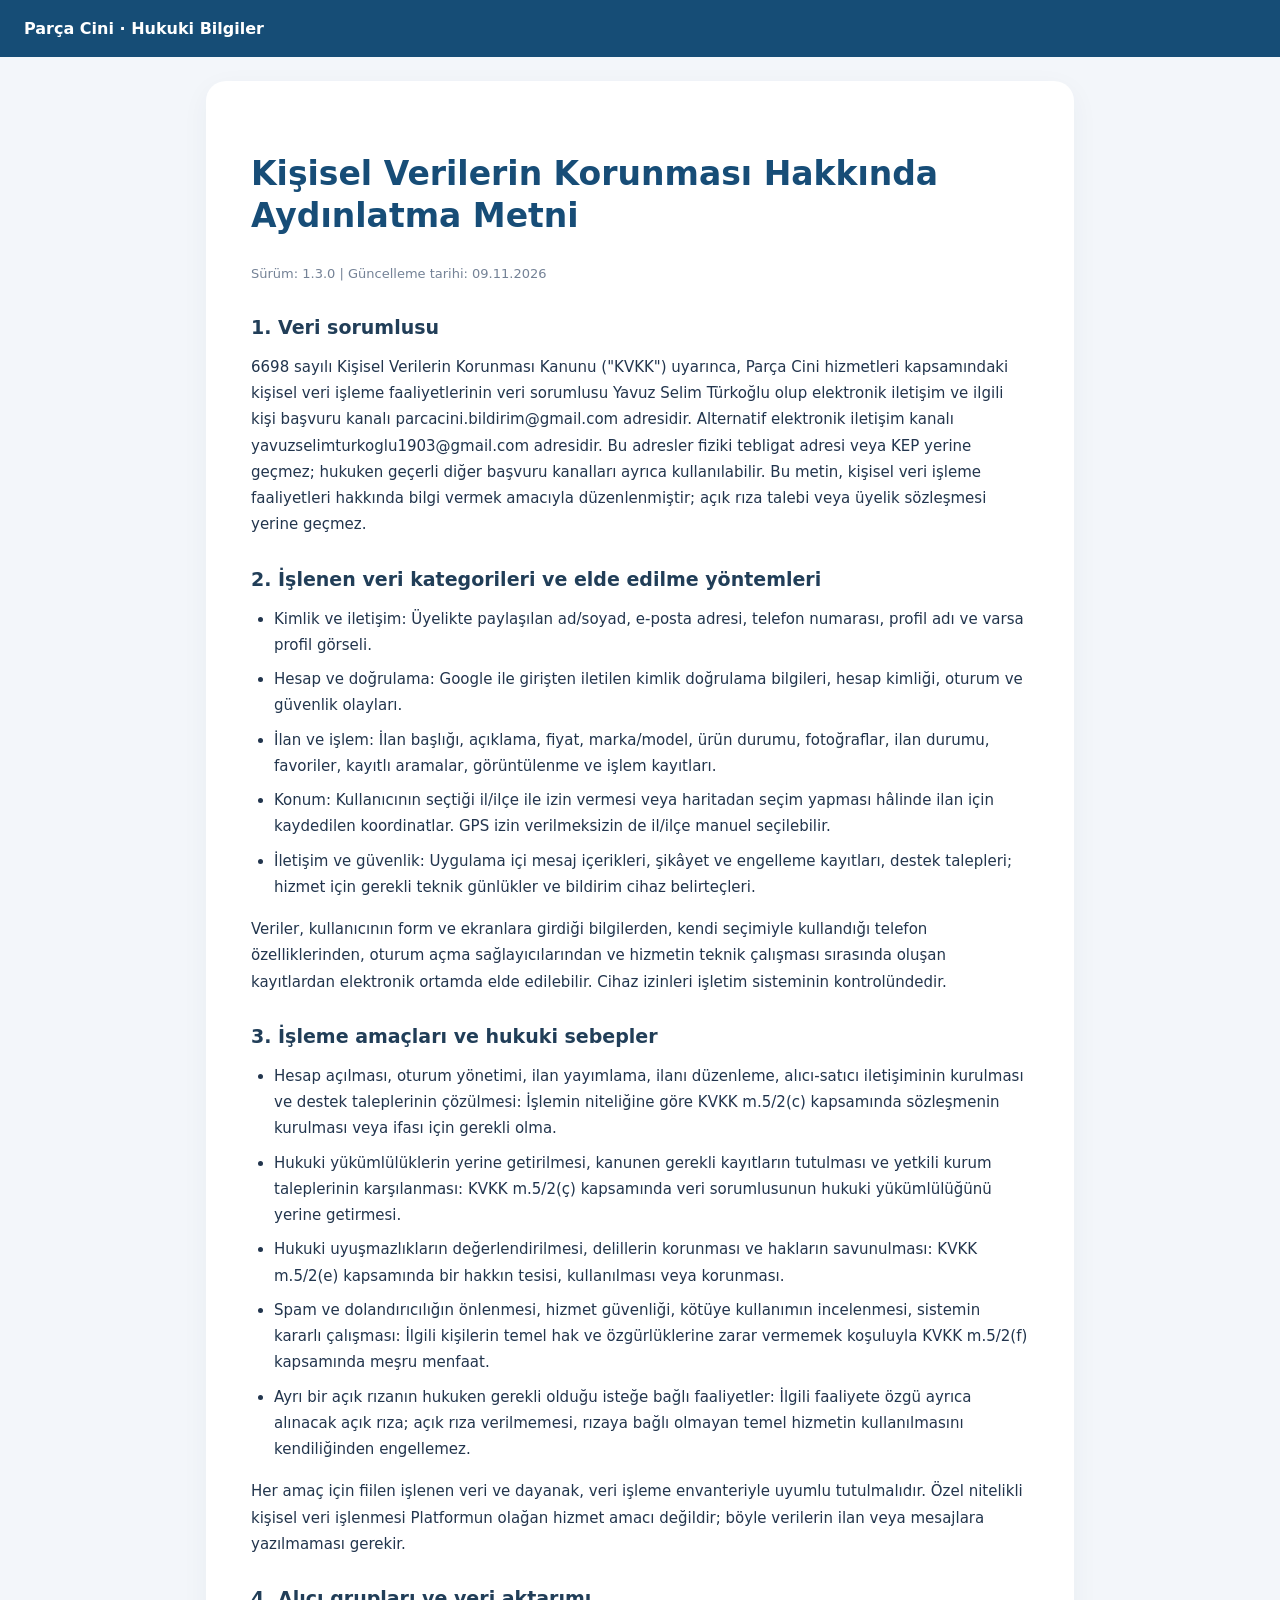
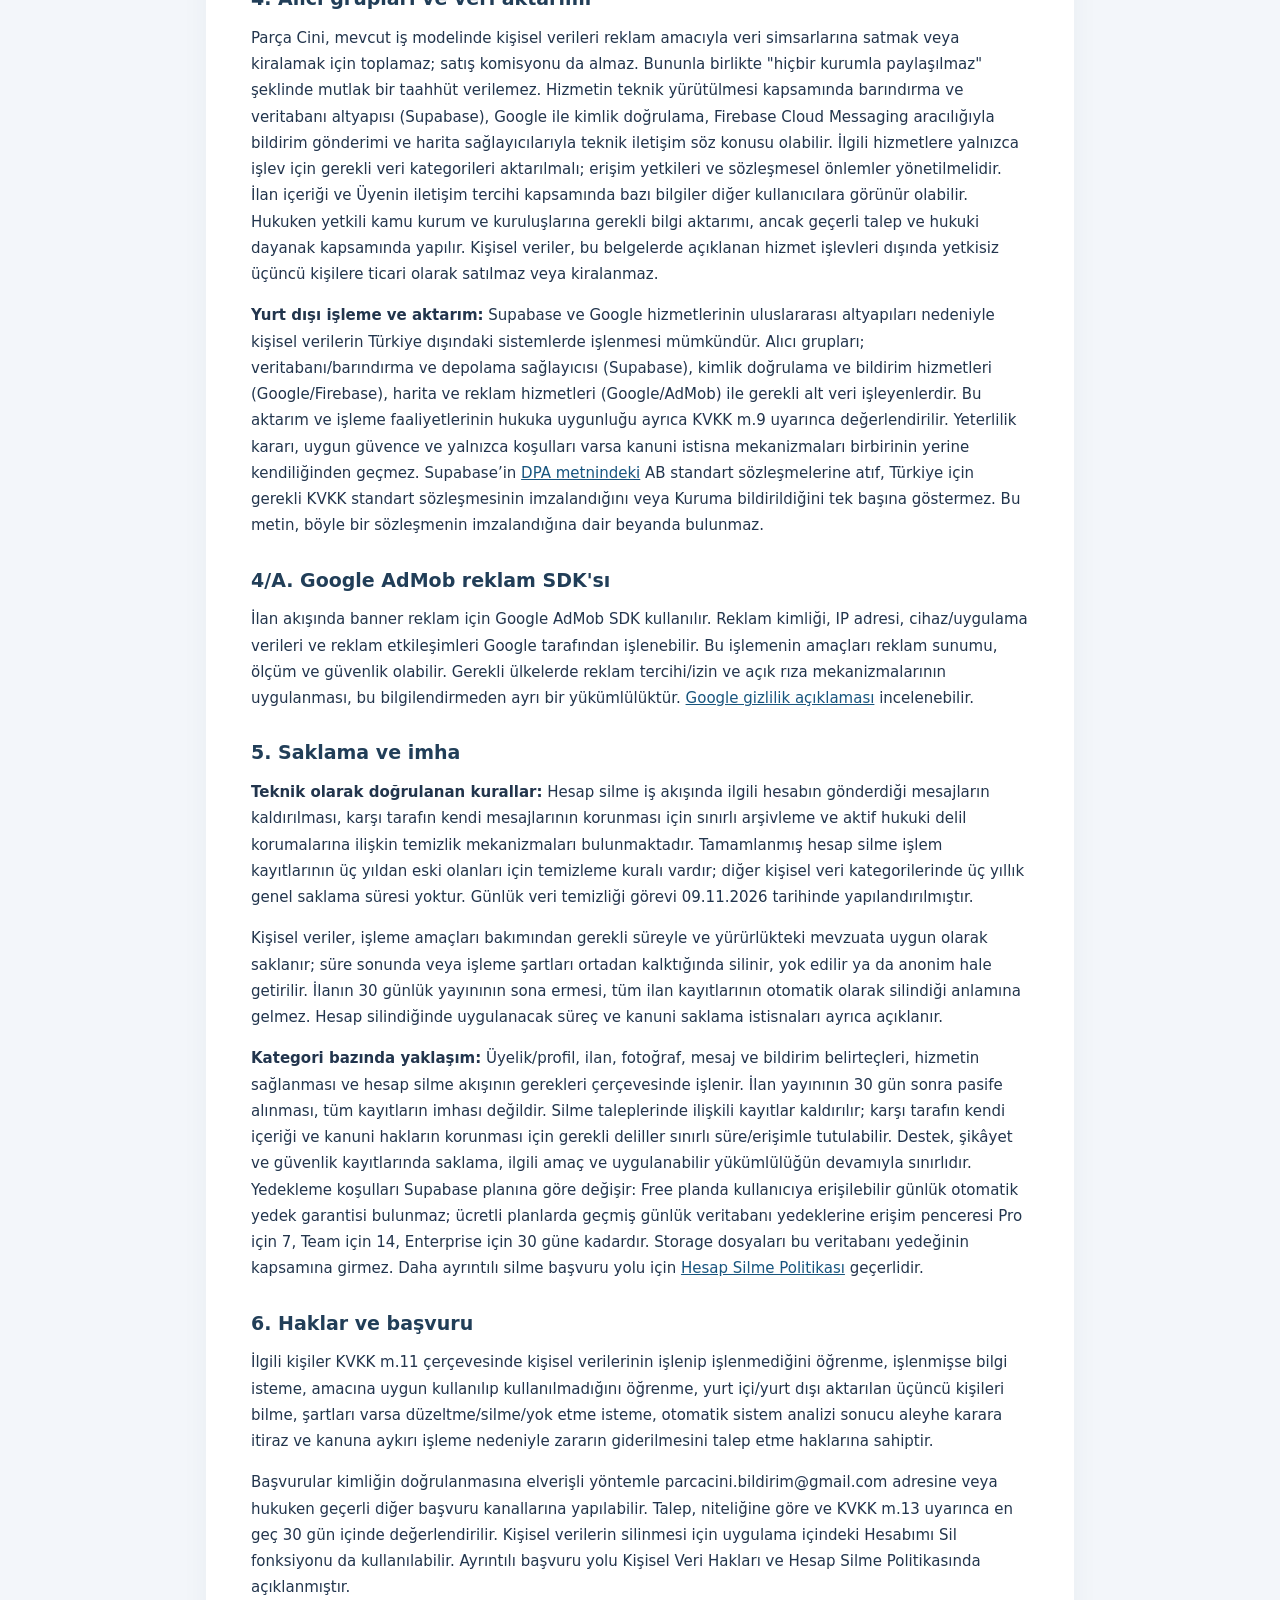
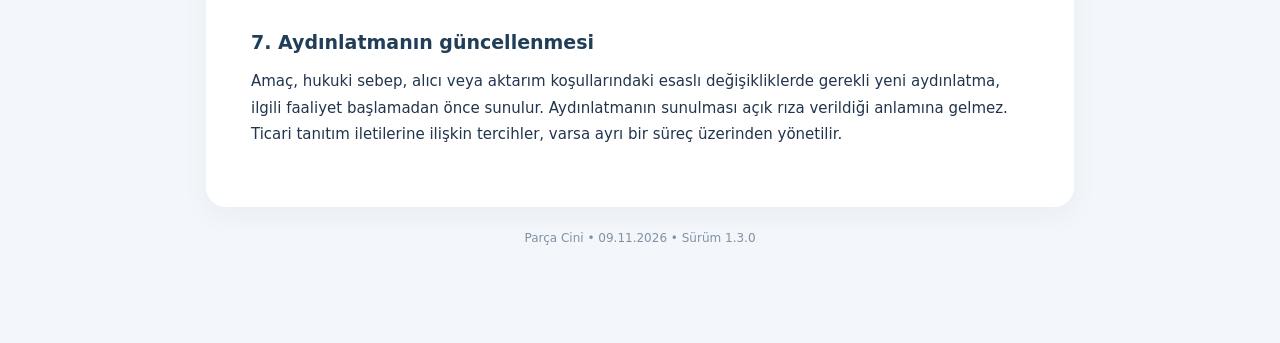
<file: kvkk.html>
<!DOCTYPE html>
<html lang="tr"><head><meta charset="utf-8"/><meta content="width=device-width,initial-scale=1" name="viewport"/><meta content="index,follow" name="robots"/><title>KVKK Aydınlatma | Parça Cini</title><style>
:root{font-family:system-ui,-apple-system,'Segoe UI',Roboto,sans-serif;color:#22354d;background:#f3f6fa}
*{box-sizing:border-box}body{margin:0}a{color:#17557e}nav{background:#164d76;color:#fff;padding:19px 24px;font-weight:750}
nav a{color:#fff;text-decoration:none}.container{max-width:900px;margin:24px auto;padding:0 16px 50px}
article{background:white;padding:clamp(20px,4vw,45px);border-radius:20px;box-shadow:0 8px 28px #213e5b0c}
h1{font-size:clamp(23px,3vw,33px);color:#174d77;line-height:1.25}h2{font-size:19px;margin-top:30px;color:#213e58}
p,li{font-size:15px;line-height:1.75}li{margin-bottom:8px}ul{padding-left:23px}.meta{color:#748296;font-size:13px}
.alert{background:#fff3d2;border:1px solid #edcb70;border-radius:12px;padding:14px;margin-bottom:20px;font-size:13px;color:#735212;line-height:1.55}
.field{color:#8f3f00;background:#ffebbe;border-radius:4px;padding:1px 4px;font-family:ui-monospace,monospace;overflow-wrap:anywhere}
.action{display:inline-block;background:#155e91;color:#fff;text-decoration:none;padding:13px 17px;border-radius:9px;margin:6px 0}
footer{padding:24px 0;color:#8191a4;text-align:center;font-size:12px}.cards{display:grid;grid-template-columns:repeat(auto-fit,minmax(230px,1fr));gap:12px}.card{background:#fff;padding:20px;border-radius:12px;text-decoration:none;font-weight:700;color:#245778;box-shadow:0 5px 14px #142f470d}
</style></head><body><nav><a href="index.html">Parça Cini · Hukuki Bilgiler</a></nav><main class="container"><article><h1>Kişisel Verilerin Korunması Hakkında Aydınlatma Metni</h1>
<p class="meta">Sürüm: 1.3.0 | Güncelleme tarihi: 09.11.2026</p>
<h2>1. Veri sorumlusu</h2>
<p>6698 sayılı Kişisel Verilerin Korunması Kanunu ("KVKK") uyarınca, Parça Cini hizmetleri kapsamındaki kişisel veri işleme faaliyetlerinin veri sorumlusu Yavuz Selim Türkoğlu olup elektronik iletişim ve ilgili kişi başvuru kanalı parcacini.bildirim@gmail.com adresidir. Alternatif elektronik iletişim kanalı yavuzselimturkoglu1903@gmail.com adresidir. Bu adresler fiziki tebligat adresi veya KEP yerine geçmez; hukuken geçerli diğer başvuru kanalları ayrıca kullanılabilir. Bu metin, kişisel veri işleme faaliyetleri hakkında bilgi vermek amacıyla düzenlenmiştir; açık rıza talebi veya üyelik sözleşmesi yerine geçmez.</p>
<h2>2. İşlenen veri kategorileri ve elde edilme yöntemleri</h2>
<ul>
<li>Kimlik ve iletişim: Üyelikte paylaşılan ad/soyad, e-posta adresi, telefon numarası, profil adı ve varsa profil görseli.</li>
<li>Hesap ve doğrulama: Google ile girişten iletilen kimlik doğrulama bilgileri, hesap kimliği, oturum ve güvenlik olayları.</li>
<li>İlan ve işlem: İlan başlığı, açıklama, fiyat, marka/model, ürün durumu, fotoğraflar, ilan durumu, favoriler, kayıtlı aramalar, görüntülenme ve işlem kayıtları.</li>
<li>Konum: Kullanıcının seçtiği il/ilçe ile izin vermesi veya haritadan seçim yapması hâlinde ilan için kaydedilen koordinatlar. GPS izin verilmeksizin de il/ilçe manuel seçilebilir.</li>
<li>İletişim ve güvenlik: Uygulama içi mesaj içerikleri, şikâyet ve engelleme kayıtları, destek talepleri; hizmet için gerekli teknik günlükler ve bildirim cihaz belirteçleri.</li>
</ul>
<p>Veriler, kullanıcının form ve ekranlara girdiği bilgilerden, kendi seçimiyle kullandığı telefon özelliklerinden, oturum açma sağlayıcılarından ve hizmetin teknik çalışması sırasında oluşan kayıtlardan elektronik ortamda elde edilebilir. Cihaz izinleri işletim sisteminin kontrolündedir.</p>
<h2>3. İşleme amaçları ve hukuki sebepler</h2>
<ul>
<li>Hesap açılması, oturum yönetimi, ilan yayımlama, ilanı düzenleme, alıcı-satıcı iletişiminin kurulması ve destek taleplerinin çözülmesi: İşlemin niteliğine göre KVKK m.5/2(c) kapsamında sözleşmenin kurulması veya ifası için gerekli olma.</li>
<li>Hukuki yükümlülüklerin yerine getirilmesi, kanunen gerekli kayıtların tutulması ve yetkili kurum taleplerinin karşılanması: KVKK m.5/2(ç) kapsamında veri sorumlusunun hukuki yükümlülüğünü yerine getirmesi.</li>
<li>Hukuki uyuşmazlıkların değerlendirilmesi, delillerin korunması ve hakların savunulması: KVKK m.5/2(e) kapsamında bir hakkın tesisi, kullanılması veya korunması.</li>
<li>Spam ve dolandırıcılığın önlenmesi, hizmet güvenliği, kötüye kullanımın incelenmesi, sistemin kararlı çalışması: İlgili kişilerin temel hak ve özgürlüklerine zarar vermemek koşuluyla KVKK m.5/2(f) kapsamında meşru menfaat.</li>
<li>Ayrı bir açık rızanın hukuken gerekli olduğu isteğe bağlı faaliyetler: İlgili faaliyete özgü ayrıca alınacak açık rıza; açık rıza verilmemesi, rızaya bağlı olmayan temel hizmetin kullanılmasını kendiliğinden engellemez.</li>
</ul>
<p>Her amaç için fiilen işlenen veri ve dayanak, veri işleme envanteriyle uyumlu tutulmalıdır. Özel nitelikli kişisel veri işlenmesi Platformun olağan hizmet amacı değildir; böyle verilerin ilan veya mesajlara yazılmaması gerekir.</p>
<h2>4. Alıcı grupları ve veri aktarımı</h2>
<p>Parça Cini, mevcut iş modelinde kişisel verileri reklam amacıyla veri simsarlarına satmak veya kiralamak için toplamaz; satış komisyonu da almaz. Bununla birlikte "hiçbir kurumla paylaşılmaz" şeklinde mutlak bir taahhüt verilemez. Hizmetin teknik yürütülmesi kapsamında barındırma ve veritabanı altyapısı (Supabase), Google ile kimlik doğrulama, Firebase Cloud Messaging aracılığıyla bildirim gönderimi ve harita sağlayıcılarıyla teknik iletişim söz konusu olabilir. İlgili hizmetlere yalnızca işlev için gerekli veri kategorileri aktarılmalı; erişim yetkileri ve sözleşmesel önlemler yönetilmelidir. İlan içeriği ve Üyenin iletişim tercihi kapsamında bazı bilgiler diğer kullanıcılara görünür olabilir. Hukuken yetkili kamu kurum ve kuruluşlarına gerekli bilgi aktarımı, ancak geçerli talep ve hukuki dayanak kapsamında yapılır. Kişisel veriler, bu belgelerde açıklanan hizmet işlevleri dışında yetkisiz üçüncü kişilere ticari olarak satılmaz veya kiralanmaz.</p>
<p><strong>Yurt dışı işleme ve aktarım:</strong> Supabase ve Google hizmetlerinin uluslararası altyapıları nedeniyle kişisel verilerin Türkiye dışındaki sistemlerde işlenmesi mümkündür. Alıcı grupları; veritabanı/barındırma ve depolama sağlayıcısı (Supabase), kimlik doğrulama ve bildirim hizmetleri (Google/Firebase), harita ve reklam hizmetleri (Google/AdMob) ile gerekli alt veri işleyenlerdir. Bu aktarım ve işleme faaliyetlerinin hukuka uygunluğu ayrıca KVKK m.9 uyarınca değerlendirilir. Yeterlilik kararı, uygun güvence ve yalnızca koşulları varsa kanuni istisna mekanizmaları birbirinin yerine kendiliğinden geçmez. Supabase’in <a href="https://supabase.com/legal/customer-resources/data-processing-addendum" rel="noopener noreferrer">DPA metnindeki</a> AB standart sözleşmelerine atıf, Türkiye için gerekli KVKK standart sözleşmesinin imzalandığını veya Kuruma bildirildiğini tek başına göstermez. Bu metin, böyle bir sözleşmenin imzalandığına dair beyanda bulunmaz.</p>
<h2>4/A. Google AdMob reklam SDK'sı</h2>
<p>İlan akışında banner reklam için Google AdMob SDK kullanılır. Reklam kimliği, IP adresi, cihaz/uygulama verileri ve reklam etkileşimleri Google tarafından işlenebilir. Bu işlemenin amaçları reklam sunumu, ölçüm ve güvenlik olabilir. Gerekli ülkelerde reklam tercihi/izin ve açık rıza mekanizmalarının uygulanması, bu bilgilendirmeden ayrı bir yükümlülüktür. <a href="https://policies.google.com/privacy" rel="noopener noreferrer">Google gizlilik açıklaması</a> incelenebilir.</p>
<h2>5. Saklama ve imha</h2><p><strong>Teknik olarak doğrulanan kurallar:</strong> Hesap silme iş akışında ilgili hesabın gönderdiği mesajların kaldırılması, karşı tarafın kendi mesajlarının korunması için sınırlı arşivleme ve aktif hukuki delil korumalarına ilişkin temizlik mekanizmaları bulunmaktadır. Tamamlanmış hesap silme işlem kayıtlarının üç yıldan eski olanları için temizleme kuralı vardır; diğer kişisel veri kategorilerinde üç yıllık genel saklama süresi yoktur. Günlük veri temizliği görevi 09.11.2026 tarihinde yapılandırılmıştır.</p>
<p>Kişisel veriler, işleme amaçları bakımından gerekli süreyle ve yürürlükteki mevzuata uygun olarak saklanır; süre sonunda veya işleme şartları ortadan kalktığında silinir, yok edilir ya da anonim hale getirilir. İlanın 30 günlük yayınının sona ermesi, tüm ilan kayıtlarının otomatik olarak silindiği anlamına gelmez. Hesap silindiğinde uygulanacak süreç ve kanuni saklama istisnaları ayrıca açıklanır.</p>
<p><strong>Kategori bazında yaklaşım:</strong> Üyelik/profil, ilan, fotoğraf, mesaj ve bildirim belirteçleri, hizmetin sağlanması ve hesap silme akışının gerekleri çerçevesinde işlenir. İlan yayınının 30 gün sonra pasife alınması, tüm kayıtların imhası değildir. Silme taleplerinde ilişkili kayıtlar kaldırılır; karşı tarafın kendi içeriği ve kanuni hakların korunması için gerekli deliller sınırlı süre/erişimle tutulabilir. Destek, şikâyet ve güvenlik kayıtlarında saklama, ilgili amaç ve uygulanabilir yükümlülüğün devamıyla sınırlıdır. Yedekleme koşulları Supabase planına göre değişir: Free planda kullanıcıya erişilebilir günlük otomatik yedek garantisi bulunmaz; ücretli planlarda geçmiş günlük veritabanı yedeklerine erişim penceresi Pro için 7, Team için 14, Enterprise için 30 güne kadardır. Storage dosyaları bu veritabanı yedeğinin kapsamına girmez. Daha ayrıntılı silme başvuru yolu için <a href="hesap-silme.html">Hesap Silme Politikası</a> geçerlidir.</p>
<h2>6. Haklar ve başvuru</h2>
<p>İlgili kişiler KVKK m.11 çerçevesinde kişisel verilerinin işlenip işlenmediğini öğrenme, işlenmişse bilgi isteme, amacına uygun kullanılıp kullanılmadığını öğrenme, yurt içi/yurt dışı aktarılan üçüncü kişileri bilme, şartları varsa düzeltme/silme/yok etme isteme, otomatik sistem analizi sonucu aleyhe karara itiraz ve kanuna aykırı işleme nedeniyle zararın giderilmesini talep etme haklarına sahiptir.</p>
<p>Başvurular kimliğin doğrulanmasına elverişli yöntemle parcacini.bildirim@gmail.com adresine veya hukuken geçerli diğer başvuru kanallarına yapılabilir. Talep, niteliğine göre ve KVKK m.13 uyarınca en geç 30 gün içinde değerlendirilir. Kişisel verilerin silinmesi için uygulama içindeki Hesabımı Sil fonksiyonu da kullanılabilir. Ayrıntılı başvuru yolu Kişisel Veri Hakları ve Hesap Silme Politikasında açıklanmıştır.</p>
<h2>7. Aydınlatmanın güncellenmesi</h2>
<p>Amaç, hukuki sebep, alıcı veya aktarım koşullarındaki esaslı değişikliklerde gerekli yeni aydınlatma, ilgili faaliyet başlamadan önce sunulur. Aydınlatmanın sunulması açık rıza verildiği anlamına gelmez. Ticari tanıtım iletilerine ilişkin tercihler, varsa ayrı bir süreç üzerinden yönetilir.</p></article><footer>Parça Cini • 09.11.2026 • Sürüm 1.3.0</footer></main></body></html>
</file>
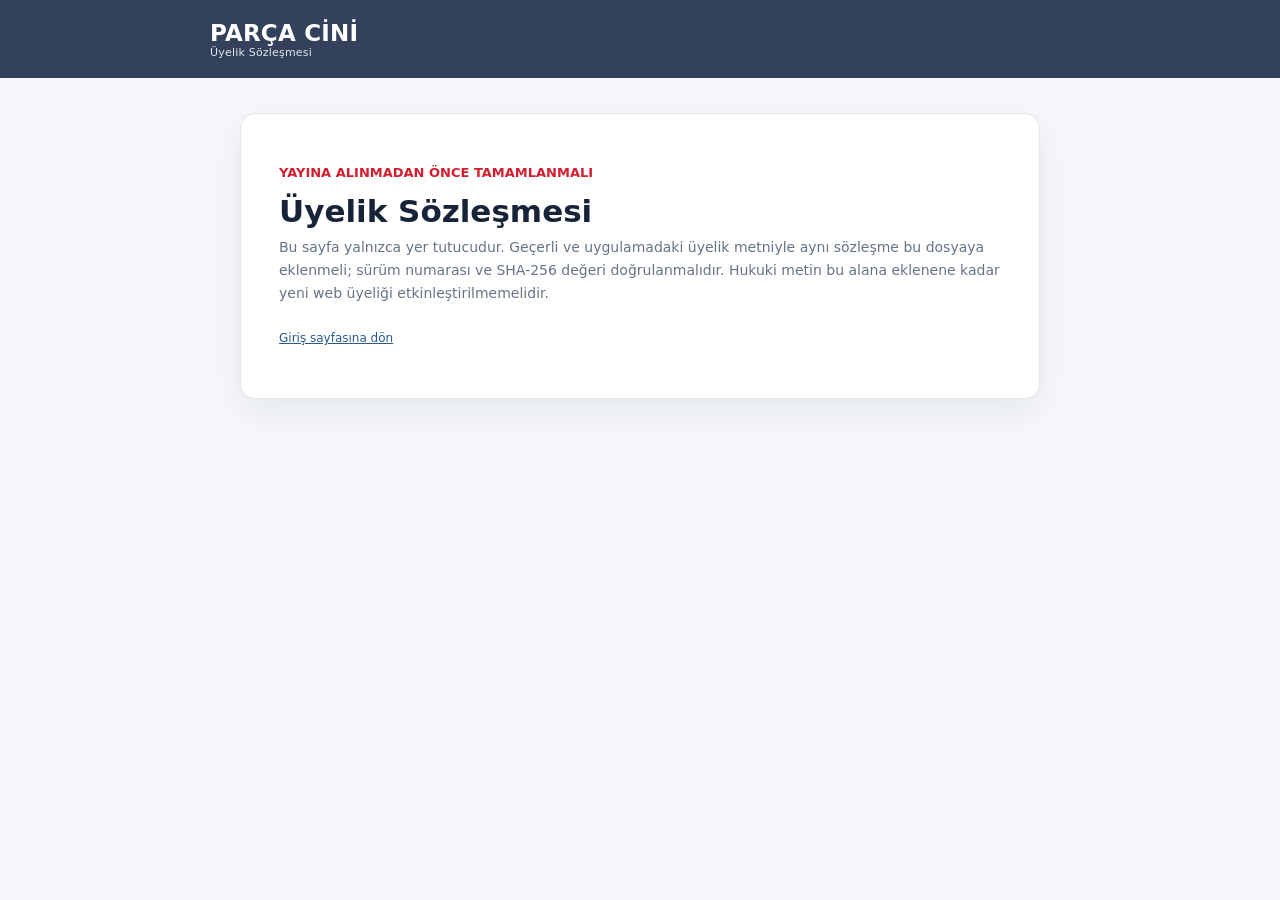
<file: uyelik-sozlesmesi.html>
<!doctype html><html lang="tr"><head><meta charset="utf-8"><meta name="viewport" content="width=device-width,initial-scale=1"><title>Üyelik Sözleşmesi | Parça Cini</title><link rel="stylesheet" href="pc-web-style.css"></head>
<body><header class="header"><div class="wrap header-inner"><div class="brand">PARÇA CİNİ<small>Üyelik Sözleşmesi</small></div></div></header><main class="wrap main"><section class="card wide"><p class="eyebrow">YAYINA ALINMADAN ÖNCE TAMAMLANMALI</p><h1 class="heading">Üyelik Sözleşmesi</h1><p class="sub">Bu sayfa yalnızca yer tutucudur. Geçerli ve uygulamadaki üyelik metniyle aynı sözleşme bu dosyaya eklenmeli; sürüm numarası ve SHA-256 değeri doğrulanmalıdır. Hukuki metin bu alana eklenene kadar yeni web üyeliği etkinleştirilmemelidir.</p><p class="fine"><a href="giris.html">Giriş sayfasına dön</a></p></section></main></body></html>
</file>
<file: style.css>
:root{color-scheme:light;--navy:#102239;--navy2:#18334a;--teal:#068b82;--teall:#e7f6f2;--paper:#fff;--bg:#f4f8fb;--ink:#1d3144;--muted:#607487;--line:#dce7ec;--shadow:0 14px 50px rgba(20,48,73,.06)}
*{box-sizing:border-box}html{scroll-behavior:smooth}body{margin:0;background:var(--bg);font-family:system-ui,-apple-system,BlinkMacSystemFont,"Segoe UI",Arial,sans-serif;color:var(--ink);line-height:1.75;-webkit-font-smoothing:antialiased}
a{color:#036b70;text-decoration-thickness:1px;text-underline-offset:3px}a:hover{color:#0b9287}a:focus-visible,button:focus-visible{outline:3px solid #ec9f32;outline-offset:3px}
.header{background:#fff;border-bottom:1px solid var(--line)}.header-inner{max-width:1120px;min-height:78px;margin:auto;padding:15px 24px;display:flex;align-items:center;justify-content:space-between;gap:20px}.brand{display:flex;align-items:center;gap:12px;text-decoration:none;color:var(--navy)}.brand:hover{color:var(--navy)}.brand-badge{display:grid;place-items:center;background:linear-gradient(150deg,#0c978b,#0e6f7e);height:42px;width:42px;border-radius:14px;color:white;font-size:26px;font-weight:900;box-shadow:0 7px 19px #0a8a7c23}.brand-text{font-size:20px;font-weight:850;letter-spacing:-.8px}.brand-text span{color:var(--teal)}.nav{display:flex;gap:9px;flex-wrap:wrap}.nav a{display:inline-block;padding:8px 12px;text-decoration:none;border-radius:11px;font-size:14px;font-weight:650;color:var(--muted)}.nav a[aria-current=page]{background:var(--teall);color:#026b65}.nav a:hover{background:#eef5f7;color:var(--navy)}
.hero{background:radial-gradient(circle at 85% 2%,#285a65 0,transparent 35%),linear-gradient(120deg,#102239,#18404d);color:white;padding:64px 24px 72px}.hero-inner{max-width:1000px;margin:auto}.eyebrow{font-size:12px;letter-spacing:2px;text-transform:uppercase;color:#a2e7d7;font-weight:800}.hero h1{font-size:clamp(32px,5vw,49px);line-height:1.16;max-width:850px;margin:12px 0 16px;letter-spacing:-1.5px}.hero p{color:#d5e9e8;max-width:760px;font-size:17px;margin:0}.meta{display:flex;gap:8px;flex-wrap:wrap;margin-top:24px}.pill{border:1px solid #ffffff3a;border-radius:999px;color:#ddf6f0;padding:5px 12px;font-size:12px;font-weight:650}
.layout{display:grid;grid-template-columns:minmax(0,1fr) 280px;gap:30px;max-width:1120px;margin:-30px auto 65px;padding:0 24px;align-items:start}.single{max-width:1000px;grid-template-columns:minmax(0,1fr)}.paper,.side,.tile{background:var(--paper);border:1px solid var(--line);box-shadow:var(--shadow);border-radius:22px}.paper{padding:clamp(22px,4vw,48px)}.content h2{font-size:20px;line-height:1.35;letter-spacing:-.4px;color:var(--navy);margin:38px 0 12px;padding-top:4px}.content h2:first-child{margin-top:0}.content p{margin:0 0 17px}.content ul,.content ol{padding-left:23px}.content li{padding-left:5px;margin-bottom:7px}.content strong{color:#152f3b}.side{padding:22px;position:sticky;top:20px}.side h2{font-size:15px;margin:0 0 14px}.side ul{list-style:none;margin:0 0 20px;padding:0}.side li+li{margin-top:5px}.side a{display:block;padding:7px 9px;border-radius:9px;text-decoration:none;font-size:13px;color:var(--muted)}.side a:hover{background:#edf6f5;color:var(--navy)}.side .help{background:#f4f8fa;border-radius:14px;padding:13px;font-size:12px;color:var(--muted)}.side .help a{display:inline;padding:0;overflow-wrap:anywhere;text-decoration:underline}
.callout{padding:19px 22px;background:var(--teall);border:1px solid #c8e9e1;border-radius:17px;margin:0 0 30px}.callout h2{font-size:18px;margin:0 0 6px;color:#075e5b}.callout p:last-child{margin:0}.callout p{margin-bottom:8px}.button{display:inline-flex;justify-content:center;align-items:center;gap:10px;text-decoration:none;background:var(--teal);color:white;border-radius:13px;padding:15px 20px;font-weight:750;box-shadow:0 6px 22px rgba(9,134,124,.2)}.button:hover{background:#06766f;color:white}.button.secondary{background:white;color:var(--navy);border:1px solid #bedfd9;box-shadow:none}.button.secondary:hover{background:#f0f7f5}.actions{display:flex;gap:12px;flex-wrap:wrap;margin:20px 0}.note{background:#fffaf1;border:1px solid #f1dfb6;padding:15px 18px;border-radius:14px;color:#665127;font-size:14px}.small{color:var(--muted);font-size:14px}.line{border:0;border-top:1px solid var(--line);margin:35px 0}.section-label{color:var(--teal);font-weight:800;text-transform:uppercase;font-size:12px;letter-spacing:1.5px}.footer{border-top:1px solid var(--line);background:white;padding:29px 24px;color:var(--muted);font-size:13px}.footer-inner{max-width:1080px;display:flex;justify-content:space-between;gap:20px;flex-wrap:wrap;margin:auto}.footer p{margin:0}.footer-links{display:flex;gap:18px;flex-wrap:wrap}.footer a{color:#335b67}.tiles{display:grid;grid-template-columns:repeat(2,minmax(0,1fr));gap:18px}.tile{padding:28px;text-decoration:none;color:var(--ink)}.tile:hover{transform:translateY(-2px);border-color:#9bd6ce;color:var(--ink)}.tile h2{font-size:21px;margin:8px 0}.tile p{color:var(--muted);margin:0}.tile .arrow{font-weight:900;color:var(--teal)}
@media(max-width:850px){.layout{grid-template-columns:1fr}.side{position:static;order:-1}.side ul{display:none}.header-inner{align-items:flex-start;flex-wrap:wrap}.hero{padding:50px 24px 60px}}@media(max-width:550px){.header-inner{padding:15px 18px}.header{min-height:unset}.brand-text{font-size:19px}.nav{width:100%}.nav a{padding:7px 10px;font-size:13px}.hero{padding:42px 20px 60px}.layout{padding:0 14px;gap:17px}.paper{border-radius:18px}.side{border-radius:18px}.tiles{grid-template-columns:1fr}.hero h1{letter-spacing:-.9px;font-size:34px}.actions .button{width:100%}}
</file>
<file: pc-web-style.css>
:root{font-family:system-ui,-apple-system,'Segoe UI',Arial,sans-serif;--red:#d21e2e;--navy:#34415c;--ink:#172338;--line:#e3e7ef;--muted:#667387;background:#f5f7fa;color:var(--ink)}*{box-sizing:border-box}body{margin:0;min-width:320px}button,input,textarea{font:inherit}button{cursor:pointer}a{color:#285a91}.header{background:var(--navy);color:#fff}.wrap{max-width:900px;margin:auto;padding:0 20px}.header-inner{display:flex;align-items:center;gap:12px;min-height:78px}.logo{height:54px;width:54px;object-fit:contain;background:#fff;border-radius:8px}.brand{font-size:23px;font-weight:900;letter-spacing:.2px}.brand small{font-size:11px;display:block;color:#e1e6ee;font-weight:450}.main{padding-top:35px;padding-bottom:65px}.card{background:#fff;border:1px solid var(--line);border-radius:15px;padding:clamp(20px,4vw,38px);box-shadow:0 12px 35px #14233c12;max-width:590px;margin:auto}.wide{max-width:800px}.eyebrow{color:var(--red);font-weight:800;font-size:13px}.heading{font-size:clamp(24px,3vw,31px);margin:7px 0 7px}.sub{color:var(--muted);line-height:1.65;font-size:14px;margin:0 0 24px}.label{font-size:13px;font-weight:700;display:block;margin:16px 0 7px}.field{width:100%;border:1px solid #cbd5e0;border-radius:9px;padding:12px 13px;background:#fff;color:var(--ink);min-height:46px}.field:focus{outline:3px solid #f0cad0;border-color:var(--red)}.btn{width:100%;border:0;background:var(--red);color:#fff;border-radius:9px;min-height:47px;padding:11px;font-weight:800;margin-top:15px}.btn:hover{background:#a91826}.btn:disabled{opacity:.58;cursor:not-allowed}.btn.secondary{background:#fff;border:1px solid #cbd5e0;color:var(--ink)}.btn.secondary:hover{background:#f6f8fa}.tabs{display:flex;gap:9px;margin:0 0 22px}.tabs button{flex:1;background:#f5f7fb;border:1px solid #d7dfe8;border-radius:9px;padding:11px;color:#385069;font-weight:800}.tabs button[aria-selected=true]{background:var(--red);color:#fff;border-color:var(--red)}.feedback{margin:18px 0 0;padding:12px 13px;border-radius:9px;background:#eff7f4;color:#11613b;font-size:13px;line-height:1.6}.feedback[data-error=true]{background:#fff1f0;color:#a52020}.terms{font-size:13px;line-height:1.7;color:#49596e;margin:15px 0}.terms input{vertical-align:middle}.footer{padding:16px 20px;text-align:center;color:#8490a0;font-size:12px}.back{display:inline-block;margin-bottom:16px;font-size:13px;text-decoration:none}.divider{display:flex;align-items:center;gap:12px;color:#8490a0;font-size:12px;margin:17px 0 0}.divider:before,.divider:after{content:'';flex:1;height:1px;background:var(--line)}.message-list{min-height:200px;max-height:430px;overflow:auto;background:#f6f8fb;border:1px solid var(--line);border-radius:12px;padding:16px;display:flex;flex-direction:column;gap:12px}.bubble{max-width:85%;background:#fff;border:1px solid var(--line);border-radius:12px;padding:10px 13px;line-height:1.55;white-space:pre-wrap;overflow-wrap:anywhere;font-size:14px}.bubble.mine{align-self:flex-end;background:#eaf0fa;border-color:#d9e4f6}.bubble time{display:block;font-size:10px;color:#667387;text-align:right;margin-top:6px}.message-form{display:flex;gap:10px;margin-top:15px;align-items:stretch}.message-form textarea{resize:vertical;min-height:58px;flex:1}.message-form button{margin:0;width:118px}.fine{font-size:12px;color:var(--muted);line-height:1.6}.account{display:flex;gap:10px;align-items:center;justify-content:space-between;flex-wrap:wrap;margin:12px 0 22px}.account button{border:1px solid #d6dee8;background:#fff;color:#31465e;border-radius:7px;padding:9px 12px}.hide{display:none!important}@media(max-width:560px){.message-form{flex-direction:column}.message-form button{width:100%}.card{padding:22px}.main{padding-top:18px}}
[hidden]{display:none!important}

/* V9 public listings catalog */
.catalog-main{max-width:1080px}.catalog-title-row{display:flex;justify-content:space-between;align-items:flex-start;gap:15px}.catalog-account{padding:12px 15px;border:1px solid #cbd5e0;border-radius:9px;text-decoration:none;white-space:nowrap;font-size:13px;font-weight:800}.catalog-search{border:1px solid #e0e5ed;border-radius:12px;padding:14px 18px;background:#fff;margin-bottom:18px}.catalog-search .label{margin-top:0}.catalog-search-row{display:flex;gap:10px}.catalog-search-row .btn{width:110px;margin:0}.catalog-status{font-size:13px;color:#667387;margin:14px 0 18px}.catalog-grid{display:grid;grid-template-columns:repeat(3,minmax(0,1fr));gap:17px}.catalog-card{text-decoration:none;color:#172338;border:1px solid #e0e5ed;overflow:hidden;border-radius:13px;background:#fff;box-shadow:0 4px 12px #1723380d;transition:transform .12s ease}.catalog-card:hover{transform:translateY(-2px);border-color:#bac7d5}.catalog-media{aspect-ratio:1.55;background:#eef1f6;display:flex;align-items:center;justify-content:center;overflow:hidden}.catalog-media img{width:100%;height:100%;object-fit:cover}.catalog-placeholder{color:#8d99aa;font-size:20px;font-weight:900;letter-spacing:1px}.catalog-card-body{padding:14px}.catalog-card-body h2{font-size:15px;line-height:1.4;min-height:42px;margin:0 0 9px;display:-webkit-box;-webkit-box-orient:vertical;-webkit-line-clamp:2;overflow:hidden}.catalog-price{margin:0 0 10px;color:#bd192a;font-weight:850;font-size:19px}.catalog-city{margin:0;color:#667387;font-size:12px}.catalog-pagination{margin:26px 0;display:flex;align-items:center;gap:17px;justify-content:center}.catalog-pagination .btn{margin:0;width:120px}.catalog-pagination span{font-size:13px;color:#667387}@media(max-width:810px){.catalog-grid{grid-template-columns:repeat(2,minmax(0,1fr))}}@media(max-width:530px){.catalog-grid{grid-template-columns:1fr}.catalog-title-row{display:block}.catalog-account{display:inline-flex;margin-bottom:14px}.catalog-search-row .btn{width:78px}.catalog-card{display:grid;grid-template-columns:40% 60%}.catalog-media{height:100%;aspect-ratio:1.4}.catalog-card-body h2{min-height:0;font-size:13px}.catalog-price{font-size:17px}}

/* V9 authentication */
.plain-link{border:0;background:transparent;color:#285a91;padding:12px 0;cursor:pointer;font-size:13px;text-decoration:underline}.terms label{cursor:pointer}.terms input{margin-right:7px}

.heading-small{font-size:20px}
</file>
